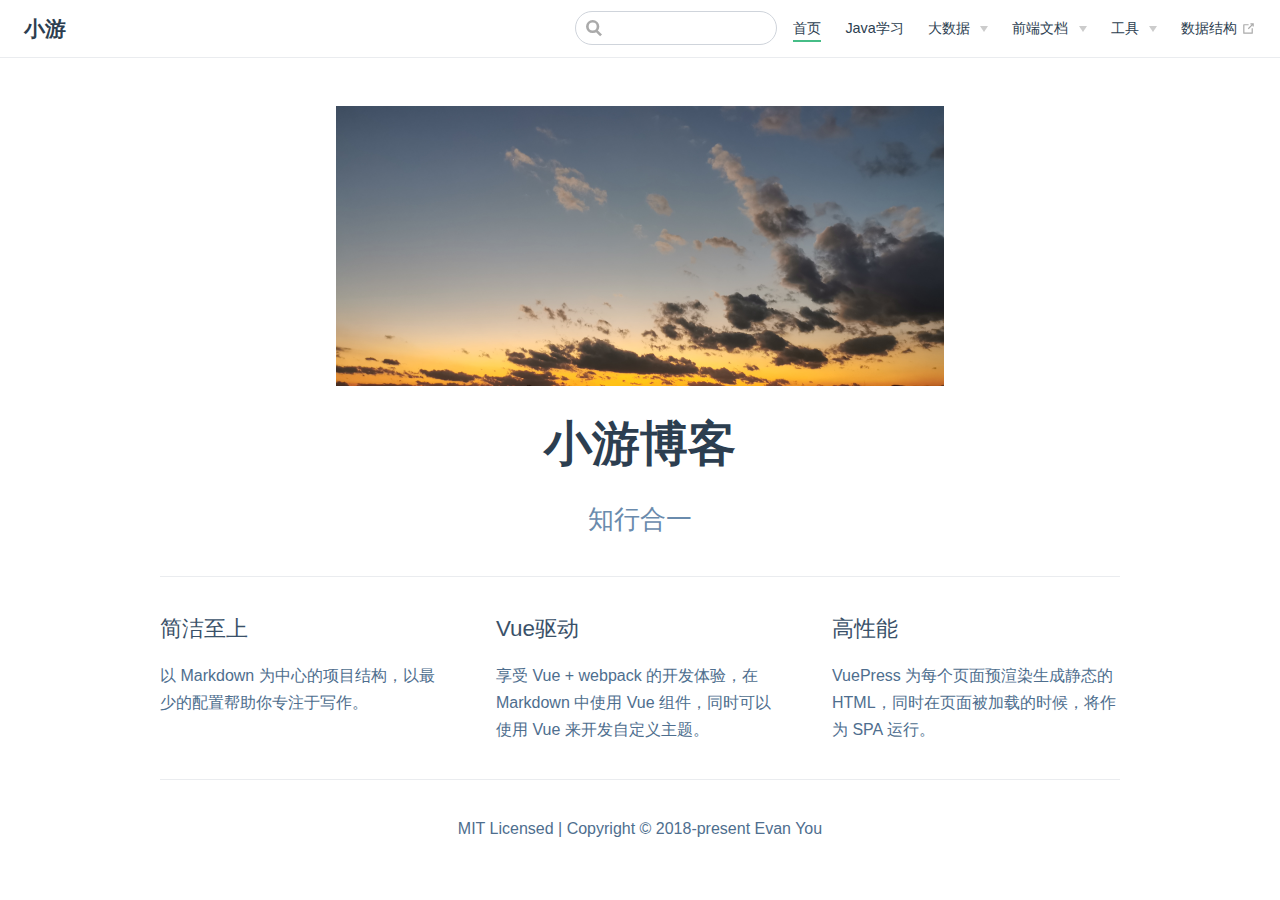
<file: index.html>
<!DOCTYPE html>
<html lang="en-US">
  <head>
    <meta charset="utf-8">
    <meta name="viewport" content="width=device-width,initial-scale=1">
    <title>小游</title>
    <meta name="description" content="知行合一">
    <link rel="icon" href="/images/icon.jpg">
    
    <link rel="preload" href="/assets/css/0.styles.c83850d0.css" as="style"><link rel="preload" href="/assets/js/app.7c67b51e.js" as="script"><link rel="preload" href="/assets/js/2.78e4f179.js" as="script"><link rel="preload" href="/assets/js/5.f6f4fb9e.js" as="script"><link rel="prefetch" href="/assets/js/10.8433aeef.js"><link rel="prefetch" href="/assets/js/11.0d409bc0.js"><link rel="prefetch" href="/assets/js/12.e0cc5658.js"><link rel="prefetch" href="/assets/js/13.655aa992.js"><link rel="prefetch" href="/assets/js/14.d3934138.js"><link rel="prefetch" href="/assets/js/15.d71e6e19.js"><link rel="prefetch" href="/assets/js/3.f16911be.js"><link rel="prefetch" href="/assets/js/4.e18b92b3.js"><link rel="prefetch" href="/assets/js/6.dd588eb3.js"><link rel="prefetch" href="/assets/js/7.f5739208.js"><link rel="prefetch" href="/assets/js/8.803d41f2.js"><link rel="prefetch" href="/assets/js/9.53fd4d36.js">
    <link rel="stylesheet" href="/assets/css/0.styles.c83850d0.css">
  </head>
  <body>
    <div id="app" data-server-rendered="true"><div class="theme-container no-sidebar"><header class="navbar"><div class="sidebar-button"><svg xmlns="http://www.w3.org/2000/svg" aria-hidden="true" role="img" viewBox="0 0 448 512" class="icon"><path fill="currentColor" d="M436 124H12c-6.627 0-12-5.373-12-12V80c0-6.627 5.373-12 12-12h424c6.627 0 12 5.373 12 12v32c0 6.627-5.373 12-12 12zm0 160H12c-6.627 0-12-5.373-12-12v-32c0-6.627 5.373-12 12-12h424c6.627 0 12 5.373 12 12v32c0 6.627-5.373 12-12 12zm0 160H12c-6.627 0-12-5.373-12-12v-32c0-6.627 5.373-12 12-12h424c6.627 0 12 5.373 12 12v32c0 6.627-5.373 12-12 12z"></path></svg></div> <a href="/" class="home-link router-link-exact-active router-link-active"><!----> <span class="site-name">小游</span></a> <div class="links"><div class="search-box"><input aria-label="Search" autocomplete="off" spellcheck="false" value=""> <!----></div> <nav class="nav-links can-hide"><div class="nav-item"><a href="/" class="nav-link router-link-exact-active router-link-active">首页</a></div><div class="nav-item"><a href="/java/" class="nav-link">Java学习</a></div><div class="nav-item"><div class="dropdown-wrapper"><button type="button" aria-label="大数据" class="dropdown-title"><span class="title">大数据</span> <span class="arrow right"></span></button> <ul class="nav-dropdown" style="display:none;"><li class="dropdown-item"><!----> <a href="/bigdata/hadoop/" class="nav-link">hadoop</a></li></ul></div></div><div class="nav-item"><div class="dropdown-wrapper"><button type="button" aria-label="前端文档" class="dropdown-title"><span class="title">前端文档</span> <span class="arrow right"></span></button> <ul class="nav-dropdown" style="display:none;"><li class="dropdown-item"><!----> <a href="/.html" class="nav-link">Vue</a></li><li class="dropdown-item"><!----> <a href="/.html" class="nav-link">Vuex</a></li><li class="dropdown-item"><!----> <a href="/.html" class="nav-link">Axios</a></li><li class="dropdown-item"><!----> <a href="/.html" class="nav-link">JQuery</a></li></ul></div></div><div class="nav-item"><div class="dropdown-wrapper"><button type="button" aria-label="工具" class="dropdown-title"><span class="title">工具</span> <span class="arrow right"></span></button> <ul class="nav-dropdown" style="display:none;"><li class="dropdown-item"><!----> <a href="/tools/git/" class="nav-link">Git</a></li><li class="dropdown-item"><!----> <a href="/tools/svn/" class="nav-link">SVN</a></li></ul></div></div><div class="nav-item"><a href="http://leetcode.com/" target="_blank" rel="noopener noreferrer" class="nav-link external">
  数据结构
  <svg xmlns="http://www.w3.org/2000/svg" aria-hidden="true" x="0px" y="0px" viewBox="0 0 100 100" width="15" height="15" class="icon outbound"><path fill="currentColor" d="M18.8,85.1h56l0,0c2.2,0,4-1.8,4-4v-32h-8v28h-48v-48h28v-8h-32l0,0c-2.2,0-4,1.8-4,4v56C14.8,83.3,16.6,85.1,18.8,85.1z"></path> <polygon fill="currentColor" points="45.7,48.7 51.3,54.3 77.2,28.5 77.2,37.2 85.2,37.2 85.2,14.9 62.8,14.9 62.8,22.9 71.5,22.9"></polygon></svg></a></div> <!----></nav></div></header> <div class="sidebar-mask"></div> <aside class="sidebar"><nav class="nav-links"><div class="nav-item"><a href="/" class="nav-link router-link-exact-active router-link-active">首页</a></div><div class="nav-item"><a href="/java/" class="nav-link">Java学习</a></div><div class="nav-item"><div class="dropdown-wrapper"><button type="button" aria-label="大数据" class="dropdown-title"><span class="title">大数据</span> <span class="arrow right"></span></button> <ul class="nav-dropdown" style="display:none;"><li class="dropdown-item"><!----> <a href="/bigdata/hadoop/" class="nav-link">hadoop</a></li></ul></div></div><div class="nav-item"><div class="dropdown-wrapper"><button type="button" aria-label="前端文档" class="dropdown-title"><span class="title">前端文档</span> <span class="arrow right"></span></button> <ul class="nav-dropdown" style="display:none;"><li class="dropdown-item"><!----> <a href="/.html" class="nav-link">Vue</a></li><li class="dropdown-item"><!----> <a href="/.html" class="nav-link">Vuex</a></li><li class="dropdown-item"><!----> <a href="/.html" class="nav-link">Axios</a></li><li class="dropdown-item"><!----> <a href="/.html" class="nav-link">JQuery</a></li></ul></div></div><div class="nav-item"><div class="dropdown-wrapper"><button type="button" aria-label="工具" class="dropdown-title"><span class="title">工具</span> <span class="arrow right"></span></button> <ul class="nav-dropdown" style="display:none;"><li class="dropdown-item"><!----> <a href="/tools/git/" class="nav-link">Git</a></li><li class="dropdown-item"><!----> <a href="/tools/svn/" class="nav-link">SVN</a></li></ul></div></div><div class="nav-item"><a href="http://leetcode.com/" target="_blank" rel="noopener noreferrer" class="nav-link external">
  数据结构
  <svg xmlns="http://www.w3.org/2000/svg" aria-hidden="true" x="0px" y="0px" viewBox="0 0 100 100" width="15" height="15" class="icon outbound"><path fill="currentColor" d="M18.8,85.1h56l0,0c2.2,0,4-1.8,4-4v-32h-8v28h-48v-48h28v-8h-32l0,0c-2.2,0-4,1.8-4,4v56C14.8,83.3,16.6,85.1,18.8,85.1z"></path> <polygon fill="currentColor" points="45.7,48.7 51.3,54.3 77.2,28.5 77.2,37.2 85.2,37.2 85.2,14.9 62.8,14.9 62.8,22.9 71.5,22.9"></polygon></svg></a></div> <!----></nav>  <!----> </aside> <main aria-labelledby="main-title" class="home"><header class="hero"><img src="/images/picture1.jpg" alt="hero"> <h1 id="main-title">小游博客</h1> <p class="description">
      知行合一
    </p> <!----></header> <div class="features"><div class="feature"><h2>简洁至上</h2> <p>以 Markdown 为中心的项目结构，以最少的配置帮助你专注于写作。</p></div><div class="feature"><h2>Vue驱动</h2> <p>享受 Vue + webpack 的开发体验，在 Markdown 中使用 Vue 组件，同时可以使用 Vue 来开发自定义主题。</p></div><div class="feature"><h2>高性能</h2> <p>VuePress 为每个页面预渲染生成静态的 HTML，同时在页面被加载的时候，将作为 SPA 运行。</p></div></div> <div class="theme-default-content custom content__default"></div> <div class="footer">
    MIT Licensed | Copyright © 2018-present Evan You
  </div></main></div><div class="global-ui"></div></div>
    <script src="/assets/js/app.7c67b51e.js" defer></script><script src="/assets/js/2.78e4f179.js" defer></script><script src="/assets/js/5.f6f4fb9e.js" defer></script>
  </body>
</html>
</file>
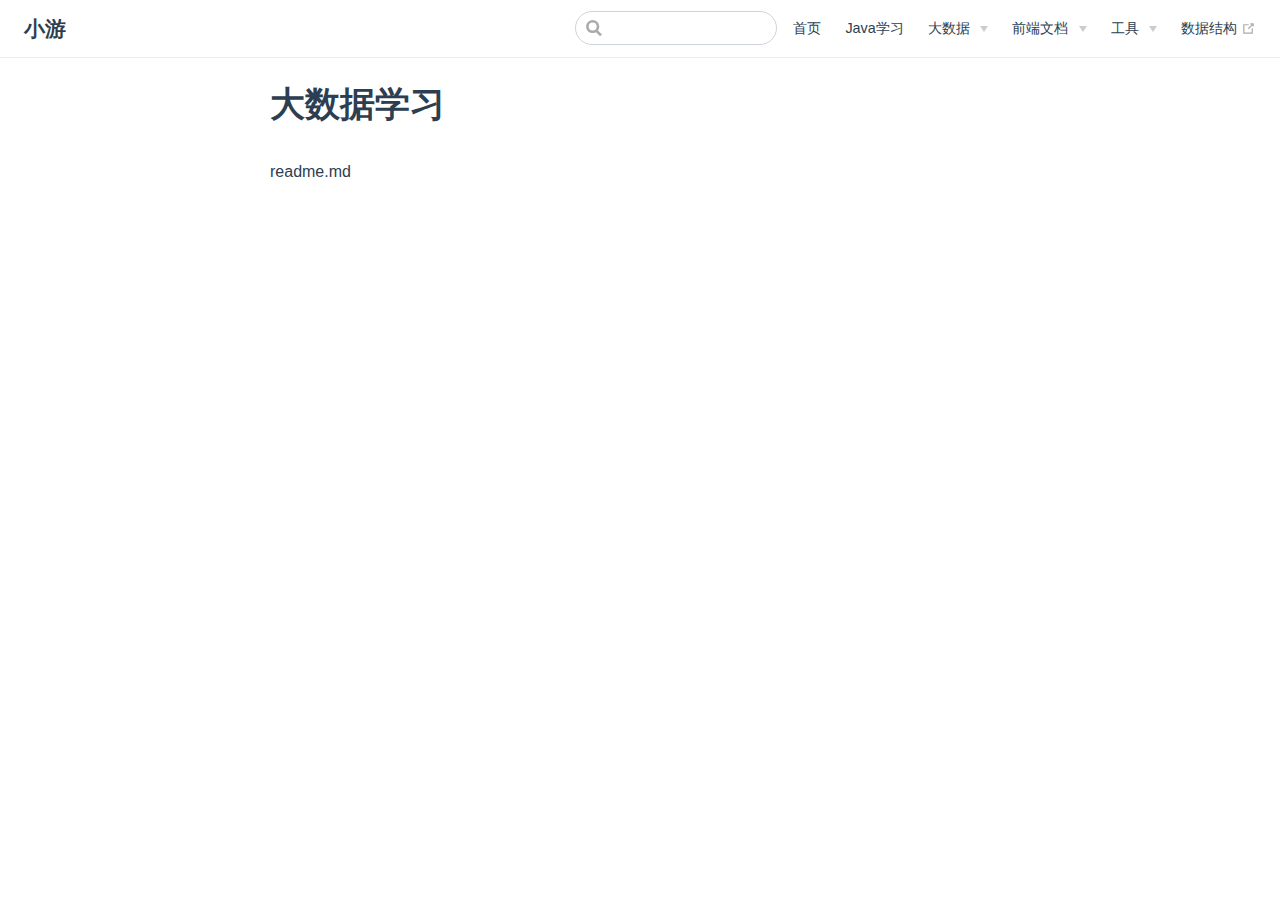
<file: bigdata/index.html>
<!DOCTYPE html>
<html lang="en-US">
  <head>
    <meta charset="utf-8">
    <meta name="viewport" content="width=device-width,initial-scale=1">
    <title>大数据学习 | 小游</title>
    <meta name="description" content="知行合一">
    <link rel="icon" href="/images/icon.jpg">
    
    <link rel="preload" href="/assets/css/0.styles.c83850d0.css" as="style"><link rel="preload" href="/assets/js/app.7c67b51e.js" as="script"><link rel="preload" href="/assets/js/2.78e4f179.js" as="script"><link rel="preload" href="/assets/js/10.8433aeef.js" as="script"><link rel="prefetch" href="/assets/js/11.0d409bc0.js"><link rel="prefetch" href="/assets/js/12.e0cc5658.js"><link rel="prefetch" href="/assets/js/13.655aa992.js"><link rel="prefetch" href="/assets/js/14.d3934138.js"><link rel="prefetch" href="/assets/js/15.d71e6e19.js"><link rel="prefetch" href="/assets/js/3.f16911be.js"><link rel="prefetch" href="/assets/js/4.e18b92b3.js"><link rel="prefetch" href="/assets/js/5.f6f4fb9e.js"><link rel="prefetch" href="/assets/js/6.dd588eb3.js"><link rel="prefetch" href="/assets/js/7.f5739208.js"><link rel="prefetch" href="/assets/js/8.803d41f2.js"><link rel="prefetch" href="/assets/js/9.53fd4d36.js">
    <link rel="stylesheet" href="/assets/css/0.styles.c83850d0.css">
  </head>
  <body>
    <div id="app" data-server-rendered="true"><div class="theme-container no-sidebar"><header class="navbar"><div class="sidebar-button"><svg xmlns="http://www.w3.org/2000/svg" aria-hidden="true" role="img" viewBox="0 0 448 512" class="icon"><path fill="currentColor" d="M436 124H12c-6.627 0-12-5.373-12-12V80c0-6.627 5.373-12 12-12h424c6.627 0 12 5.373 12 12v32c0 6.627-5.373 12-12 12zm0 160H12c-6.627 0-12-5.373-12-12v-32c0-6.627 5.373-12 12-12h424c6.627 0 12 5.373 12 12v32c0 6.627-5.373 12-12 12zm0 160H12c-6.627 0-12-5.373-12-12v-32c0-6.627 5.373-12 12-12h424c6.627 0 12 5.373 12 12v32c0 6.627-5.373 12-12 12z"></path></svg></div> <a href="/" class="home-link router-link-active"><!----> <span class="site-name">小游</span></a> <div class="links"><div class="search-box"><input aria-label="Search" autocomplete="off" spellcheck="false" value=""> <!----></div> <nav class="nav-links can-hide"><div class="nav-item"><a href="/" class="nav-link">首页</a></div><div class="nav-item"><a href="/java/" class="nav-link">Java学习</a></div><div class="nav-item"><div class="dropdown-wrapper"><button type="button" aria-label="大数据" class="dropdown-title"><span class="title">大数据</span> <span class="arrow right"></span></button> <ul class="nav-dropdown" style="display:none;"><li class="dropdown-item"><!----> <a href="/bigdata/hadoop/" class="nav-link">hadoop</a></li></ul></div></div><div class="nav-item"><div class="dropdown-wrapper"><button type="button" aria-label="前端文档" class="dropdown-title"><span class="title">前端文档</span> <span class="arrow right"></span></button> <ul class="nav-dropdown" style="display:none;"><li class="dropdown-item"><!----> <a href="/bigdata/.html" class="nav-link">Vue</a></li><li class="dropdown-item"><!----> <a href="/bigdata/.html" class="nav-link">Vuex</a></li><li class="dropdown-item"><!----> <a href="/bigdata/.html" class="nav-link">Axios</a></li><li class="dropdown-item"><!----> <a href="/bigdata/.html" class="nav-link">JQuery</a></li></ul></div></div><div class="nav-item"><div class="dropdown-wrapper"><button type="button" aria-label="工具" class="dropdown-title"><span class="title">工具</span> <span class="arrow right"></span></button> <ul class="nav-dropdown" style="display:none;"><li class="dropdown-item"><!----> <a href="/bigdata/tools/git/" class="nav-link">Git</a></li><li class="dropdown-item"><!----> <a href="/bigdata/tools/svn/" class="nav-link">SVN</a></li></ul></div></div><div class="nav-item"><a href="http://leetcode.com/" target="_blank" rel="noopener noreferrer" class="nav-link external">
  数据结构
  <svg xmlns="http://www.w3.org/2000/svg" aria-hidden="true" x="0px" y="0px" viewBox="0 0 100 100" width="15" height="15" class="icon outbound"><path fill="currentColor" d="M18.8,85.1h56l0,0c2.2,0,4-1.8,4-4v-32h-8v28h-48v-48h28v-8h-32l0,0c-2.2,0-4,1.8-4,4v56C14.8,83.3,16.6,85.1,18.8,85.1z"></path> <polygon fill="currentColor" points="45.7,48.7 51.3,54.3 77.2,28.5 77.2,37.2 85.2,37.2 85.2,14.9 62.8,14.9 62.8,22.9 71.5,22.9"></polygon></svg></a></div> <!----></nav></div></header> <div class="sidebar-mask"></div> <aside class="sidebar"><nav class="nav-links"><div class="nav-item"><a href="/" class="nav-link">首页</a></div><div class="nav-item"><a href="/java/" class="nav-link">Java学习</a></div><div class="nav-item"><div class="dropdown-wrapper"><button type="button" aria-label="大数据" class="dropdown-title"><span class="title">大数据</span> <span class="arrow right"></span></button> <ul class="nav-dropdown" style="display:none;"><li class="dropdown-item"><!----> <a href="/bigdata/hadoop/" class="nav-link">hadoop</a></li></ul></div></div><div class="nav-item"><div class="dropdown-wrapper"><button type="button" aria-label="前端文档" class="dropdown-title"><span class="title">前端文档</span> <span class="arrow right"></span></button> <ul class="nav-dropdown" style="display:none;"><li class="dropdown-item"><!----> <a href="/bigdata/.html" class="nav-link">Vue</a></li><li class="dropdown-item"><!----> <a href="/bigdata/.html" class="nav-link">Vuex</a></li><li class="dropdown-item"><!----> <a href="/bigdata/.html" class="nav-link">Axios</a></li><li class="dropdown-item"><!----> <a href="/bigdata/.html" class="nav-link">JQuery</a></li></ul></div></div><div class="nav-item"><div class="dropdown-wrapper"><button type="button" aria-label="工具" class="dropdown-title"><span class="title">工具</span> <span class="arrow right"></span></button> <ul class="nav-dropdown" style="display:none;"><li class="dropdown-item"><!----> <a href="/bigdata/tools/git/" class="nav-link">Git</a></li><li class="dropdown-item"><!----> <a href="/bigdata/tools/svn/" class="nav-link">SVN</a></li></ul></div></div><div class="nav-item"><a href="http://leetcode.com/" target="_blank" rel="noopener noreferrer" class="nav-link external">
  数据结构
  <svg xmlns="http://www.w3.org/2000/svg" aria-hidden="true" x="0px" y="0px" viewBox="0 0 100 100" width="15" height="15" class="icon outbound"><path fill="currentColor" d="M18.8,85.1h56l0,0c2.2,0,4-1.8,4-4v-32h-8v28h-48v-48h28v-8h-32l0,0c-2.2,0-4,1.8-4,4v56C14.8,83.3,16.6,85.1,18.8,85.1z"></path> <polygon fill="currentColor" points="45.7,48.7 51.3,54.3 77.2,28.5 77.2,37.2 85.2,37.2 85.2,14.9 62.8,14.9 62.8,22.9 71.5,22.9"></polygon></svg></a></div> <!----></nav>  <!----> </aside> <main class="page"> <div class="theme-default-content content__default"><h1 id="大数据学习"><a href="#大数据学习" class="header-anchor">#</a> 大数据学习</h1> <p>readme.md</p></div> <footer class="page-edit"><!----> <!----></footer> <!----> </main></div><div class="global-ui"></div></div>
    <script src="/assets/js/app.7c67b51e.js" defer></script><script src="/assets/js/2.78e4f179.js" defer></script><script src="/assets/js/10.8433aeef.js" defer></script>
  </body>
</html>
</file>
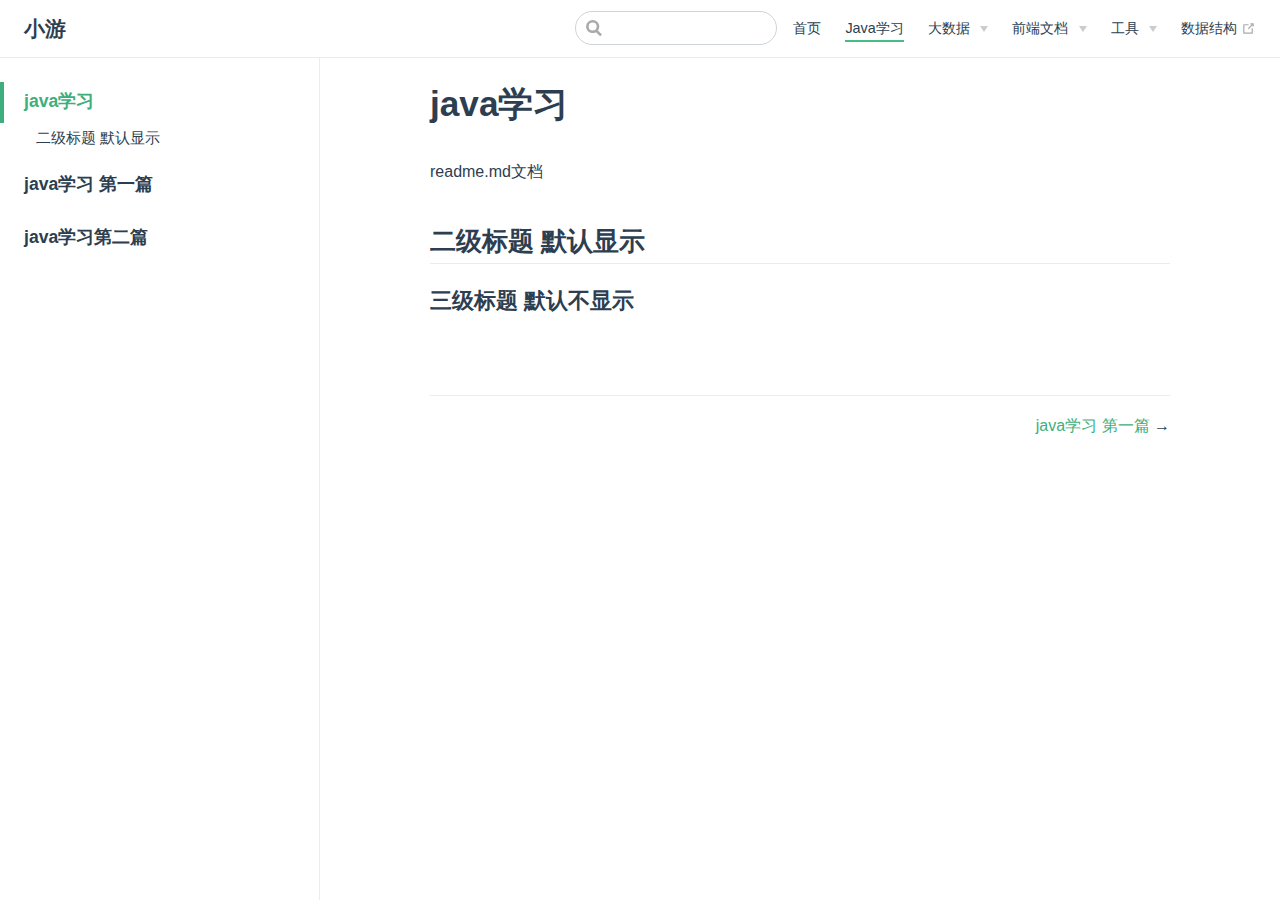
<file: java/index.html>
<!DOCTYPE html>
<html lang="en-US">
  <head>
    <meta charset="utf-8">
    <meta name="viewport" content="width=device-width,initial-scale=1">
    <title>java学习 | 小游</title>
    <meta name="description" content="知行合一">
    <link rel="icon" href="/images/icon.jpg">
    
    <link rel="preload" href="/assets/css/0.styles.c83850d0.css" as="style"><link rel="preload" href="/assets/js/app.7c67b51e.js" as="script"><link rel="preload" href="/assets/js/2.78e4f179.js" as="script"><link rel="preload" href="/assets/js/12.e0cc5658.js" as="script"><link rel="prefetch" href="/assets/js/10.8433aeef.js"><link rel="prefetch" href="/assets/js/11.0d409bc0.js"><link rel="prefetch" href="/assets/js/13.655aa992.js"><link rel="prefetch" href="/assets/js/14.d3934138.js"><link rel="prefetch" href="/assets/js/15.d71e6e19.js"><link rel="prefetch" href="/assets/js/3.f16911be.js"><link rel="prefetch" href="/assets/js/4.e18b92b3.js"><link rel="prefetch" href="/assets/js/5.f6f4fb9e.js"><link rel="prefetch" href="/assets/js/6.dd588eb3.js"><link rel="prefetch" href="/assets/js/7.f5739208.js"><link rel="prefetch" href="/assets/js/8.803d41f2.js"><link rel="prefetch" href="/assets/js/9.53fd4d36.js">
    <link rel="stylesheet" href="/assets/css/0.styles.c83850d0.css">
  </head>
  <body>
    <div id="app" data-server-rendered="true"><div class="theme-container"><header class="navbar"><div class="sidebar-button"><svg xmlns="http://www.w3.org/2000/svg" aria-hidden="true" role="img" viewBox="0 0 448 512" class="icon"><path fill="currentColor" d="M436 124H12c-6.627 0-12-5.373-12-12V80c0-6.627 5.373-12 12-12h424c6.627 0 12 5.373 12 12v32c0 6.627-5.373 12-12 12zm0 160H12c-6.627 0-12-5.373-12-12v-32c0-6.627 5.373-12 12-12h424c6.627 0 12 5.373 12 12v32c0 6.627-5.373 12-12 12zm0 160H12c-6.627 0-12-5.373-12-12v-32c0-6.627 5.373-12 12-12h424c6.627 0 12 5.373 12 12v32c0 6.627-5.373 12-12 12z"></path></svg></div> <a href="/" class="home-link router-link-active"><!----> <span class="site-name">小游</span></a> <div class="links"><div class="search-box"><input aria-label="Search" autocomplete="off" spellcheck="false" value=""> <!----></div> <nav class="nav-links can-hide"><div class="nav-item"><a href="/" class="nav-link">首页</a></div><div class="nav-item"><a href="/java/" class="nav-link router-link-exact-active router-link-active">Java学习</a></div><div class="nav-item"><div class="dropdown-wrapper"><button type="button" aria-label="大数据" class="dropdown-title"><span class="title">大数据</span> <span class="arrow right"></span></button> <ul class="nav-dropdown" style="display:none;"><li class="dropdown-item"><!----> <a href="/bigdata/hadoop/" class="nav-link">hadoop</a></li></ul></div></div><div class="nav-item"><div class="dropdown-wrapper"><button type="button" aria-label="前端文档" class="dropdown-title"><span class="title">前端文档</span> <span class="arrow right"></span></button> <ul class="nav-dropdown" style="display:none;"><li class="dropdown-item"><!----> <a href="/java/.html" class="nav-link">Vue</a></li><li class="dropdown-item"><!----> <a href="/java/.html" class="nav-link">Vuex</a></li><li class="dropdown-item"><!----> <a href="/java/.html" class="nav-link">Axios</a></li><li class="dropdown-item"><!----> <a href="/java/.html" class="nav-link">JQuery</a></li></ul></div></div><div class="nav-item"><div class="dropdown-wrapper"><button type="button" aria-label="工具" class="dropdown-title"><span class="title">工具</span> <span class="arrow right"></span></button> <ul class="nav-dropdown" style="display:none;"><li class="dropdown-item"><!----> <a href="/java/tools/git/" class="nav-link">Git</a></li><li class="dropdown-item"><!----> <a href="/java/tools/svn/" class="nav-link">SVN</a></li></ul></div></div><div class="nav-item"><a href="http://leetcode.com/" target="_blank" rel="noopener noreferrer" class="nav-link external">
  数据结构
  <svg xmlns="http://www.w3.org/2000/svg" aria-hidden="true" x="0px" y="0px" viewBox="0 0 100 100" width="15" height="15" class="icon outbound"><path fill="currentColor" d="M18.8,85.1h56l0,0c2.2,0,4-1.8,4-4v-32h-8v28h-48v-48h28v-8h-32l0,0c-2.2,0-4,1.8-4,4v56C14.8,83.3,16.6,85.1,18.8,85.1z"></path> <polygon fill="currentColor" points="45.7,48.7 51.3,54.3 77.2,28.5 77.2,37.2 85.2,37.2 85.2,14.9 62.8,14.9 62.8,22.9 71.5,22.9"></polygon></svg></a></div> <!----></nav></div></header> <div class="sidebar-mask"></div> <aside class="sidebar"><nav class="nav-links"><div class="nav-item"><a href="/" class="nav-link">首页</a></div><div class="nav-item"><a href="/java/" class="nav-link router-link-exact-active router-link-active">Java学习</a></div><div class="nav-item"><div class="dropdown-wrapper"><button type="button" aria-label="大数据" class="dropdown-title"><span class="title">大数据</span> <span class="arrow right"></span></button> <ul class="nav-dropdown" style="display:none;"><li class="dropdown-item"><!----> <a href="/bigdata/hadoop/" class="nav-link">hadoop</a></li></ul></div></div><div class="nav-item"><div class="dropdown-wrapper"><button type="button" aria-label="前端文档" class="dropdown-title"><span class="title">前端文档</span> <span class="arrow right"></span></button> <ul class="nav-dropdown" style="display:none;"><li class="dropdown-item"><!----> <a href="/java/.html" class="nav-link">Vue</a></li><li class="dropdown-item"><!----> <a href="/java/.html" class="nav-link">Vuex</a></li><li class="dropdown-item"><!----> <a href="/java/.html" class="nav-link">Axios</a></li><li class="dropdown-item"><!----> <a href="/java/.html" class="nav-link">JQuery</a></li></ul></div></div><div class="nav-item"><div class="dropdown-wrapper"><button type="button" aria-label="工具" class="dropdown-title"><span class="title">工具</span> <span class="arrow right"></span></button> <ul class="nav-dropdown" style="display:none;"><li class="dropdown-item"><!----> <a href="/java/tools/git/" class="nav-link">Git</a></li><li class="dropdown-item"><!----> <a href="/java/tools/svn/" class="nav-link">SVN</a></li></ul></div></div><div class="nav-item"><a href="http://leetcode.com/" target="_blank" rel="noopener noreferrer" class="nav-link external">
  数据结构
  <svg xmlns="http://www.w3.org/2000/svg" aria-hidden="true" x="0px" y="0px" viewBox="0 0 100 100" width="15" height="15" class="icon outbound"><path fill="currentColor" d="M18.8,85.1h56l0,0c2.2,0,4-1.8,4-4v-32h-8v28h-48v-48h28v-8h-32l0,0c-2.2,0-4,1.8-4,4v56C14.8,83.3,16.6,85.1,18.8,85.1z"></path> <polygon fill="currentColor" points="45.7,48.7 51.3,54.3 77.2,28.5 77.2,37.2 85.2,37.2 85.2,14.9 62.8,14.9 62.8,22.9 71.5,22.9"></polygon></svg></a></div> <!----></nav>  <ul class="sidebar-links"><li><a href="/java/" class="active sidebar-link">java学习</a><ul class="sidebar-sub-headers"><li class="sidebar-sub-header"><a href="/java/#二级标题-默认显示" class="sidebar-link">二级标题 默认显示</a></li></ul></li><li><a href="/java/one.html" class="sidebar-link">java学习 第一篇</a></li><li><a href="/java/two.html" class="sidebar-link">java学习第二篇</a></li></ul> </aside> <main class="page"> <div class="theme-default-content content__default"><h1 id="java学习"><a href="#java学习" class="header-anchor">#</a> java学习</h1> <p>readme.md文档</p> <h2 id="二级标题-默认显示"><a href="#二级标题-默认显示" class="header-anchor">#</a> 二级标题 默认显示</h2> <h3 id="三级标题-默认不显示"><a href="#三级标题-默认不显示" class="header-anchor">#</a> 三级标题 默认不显示</h3></div> <footer class="page-edit"><!----> <!----></footer> <div class="page-nav"><p class="inner"><!----> <span class="next"><a href="/java/one.html">java学习 第一篇</a>
      →
    </span></p></div> </main></div><div class="global-ui"></div></div>
    <script src="/assets/js/app.7c67b51e.js" defer></script><script src="/assets/js/2.78e4f179.js" defer></script><script src="/assets/js/12.e0cc5658.js" defer></script>
  </body>
</html>
</file>
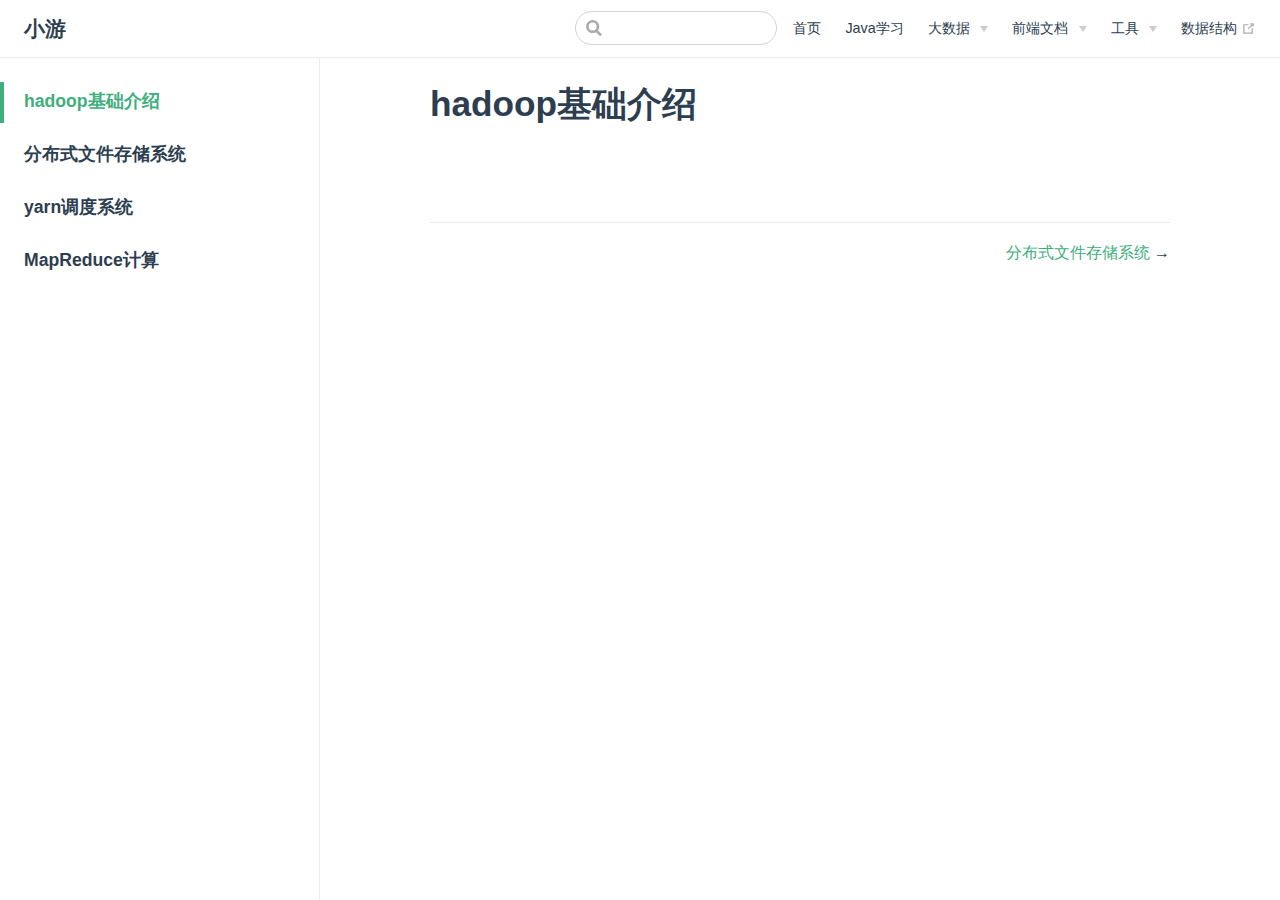
<file: bigdata/hadoop/index.html>
<!DOCTYPE html>
<html lang="en-US">
  <head>
    <meta charset="utf-8">
    <meta name="viewport" content="width=device-width,initial-scale=1">
    <title>hadoop基础介绍 | 小游</title>
    <meta name="description" content="知行合一">
    <link rel="icon" href="/images/icon.jpg">
    
    <link rel="preload" href="/assets/css/0.styles.c83850d0.css" as="style"><link rel="preload" href="/assets/js/app.7c67b51e.js" as="script"><link rel="preload" href="/assets/js/2.78e4f179.js" as="script"><link rel="preload" href="/assets/js/8.803d41f2.js" as="script"><link rel="prefetch" href="/assets/js/10.8433aeef.js"><link rel="prefetch" href="/assets/js/11.0d409bc0.js"><link rel="prefetch" href="/assets/js/12.e0cc5658.js"><link rel="prefetch" href="/assets/js/13.655aa992.js"><link rel="prefetch" href="/assets/js/14.d3934138.js"><link rel="prefetch" href="/assets/js/15.d71e6e19.js"><link rel="prefetch" href="/assets/js/3.f16911be.js"><link rel="prefetch" href="/assets/js/4.e18b92b3.js"><link rel="prefetch" href="/assets/js/5.f6f4fb9e.js"><link rel="prefetch" href="/assets/js/6.dd588eb3.js"><link rel="prefetch" href="/assets/js/7.f5739208.js"><link rel="prefetch" href="/assets/js/9.53fd4d36.js">
    <link rel="stylesheet" href="/assets/css/0.styles.c83850d0.css">
  </head>
  <body>
    <div id="app" data-server-rendered="true"><div class="theme-container"><header class="navbar"><div class="sidebar-button"><svg xmlns="http://www.w3.org/2000/svg" aria-hidden="true" role="img" viewBox="0 0 448 512" class="icon"><path fill="currentColor" d="M436 124H12c-6.627 0-12-5.373-12-12V80c0-6.627 5.373-12 12-12h424c6.627 0 12 5.373 12 12v32c0 6.627-5.373 12-12 12zm0 160H12c-6.627 0-12-5.373-12-12v-32c0-6.627 5.373-12 12-12h424c6.627 0 12 5.373 12 12v32c0 6.627-5.373 12-12 12zm0 160H12c-6.627 0-12-5.373-12-12v-32c0-6.627 5.373-12 12-12h424c6.627 0 12 5.373 12 12v32c0 6.627-5.373 12-12 12z"></path></svg></div> <a href="/" class="home-link router-link-active"><!----> <span class="site-name">小游</span></a> <div class="links"><div class="search-box"><input aria-label="Search" autocomplete="off" spellcheck="false" value=""> <!----></div> <nav class="nav-links can-hide"><div class="nav-item"><a href="/" class="nav-link">首页</a></div><div class="nav-item"><a href="/java/" class="nav-link">Java学习</a></div><div class="nav-item"><div class="dropdown-wrapper"><button type="button" aria-label="大数据" class="dropdown-title"><span class="title">大数据</span> <span class="arrow right"></span></button> <ul class="nav-dropdown" style="display:none;"><li class="dropdown-item"><!----> <a href="/bigdata/hadoop/" class="nav-link router-link-exact-active router-link-active">hadoop</a></li></ul></div></div><div class="nav-item"><div class="dropdown-wrapper"><button type="button" aria-label="前端文档" class="dropdown-title"><span class="title">前端文档</span> <span class="arrow right"></span></button> <ul class="nav-dropdown" style="display:none;"><li class="dropdown-item"><!----> <a href="/bigdata/hadoop/.html" class="nav-link">Vue</a></li><li class="dropdown-item"><!----> <a href="/bigdata/hadoop/.html" class="nav-link">Vuex</a></li><li class="dropdown-item"><!----> <a href="/bigdata/hadoop/.html" class="nav-link">Axios</a></li><li class="dropdown-item"><!----> <a href="/bigdata/hadoop/.html" class="nav-link">JQuery</a></li></ul></div></div><div class="nav-item"><div class="dropdown-wrapper"><button type="button" aria-label="工具" class="dropdown-title"><span class="title">工具</span> <span class="arrow right"></span></button> <ul class="nav-dropdown" style="display:none;"><li class="dropdown-item"><!----> <a href="/bigdata/hadoop/tools/git/" class="nav-link">Git</a></li><li class="dropdown-item"><!----> <a href="/bigdata/hadoop/tools/svn/" class="nav-link">SVN</a></li></ul></div></div><div class="nav-item"><a href="http://leetcode.com/" target="_blank" rel="noopener noreferrer" class="nav-link external">
  数据结构
  <svg xmlns="http://www.w3.org/2000/svg" aria-hidden="true" x="0px" y="0px" viewBox="0 0 100 100" width="15" height="15" class="icon outbound"><path fill="currentColor" d="M18.8,85.1h56l0,0c2.2,0,4-1.8,4-4v-32h-8v28h-48v-48h28v-8h-32l0,0c-2.2,0-4,1.8-4,4v56C14.8,83.3,16.6,85.1,18.8,85.1z"></path> <polygon fill="currentColor" points="45.7,48.7 51.3,54.3 77.2,28.5 77.2,37.2 85.2,37.2 85.2,14.9 62.8,14.9 62.8,22.9 71.5,22.9"></polygon></svg></a></div> <!----></nav></div></header> <div class="sidebar-mask"></div> <aside class="sidebar"><nav class="nav-links"><div class="nav-item"><a href="/" class="nav-link">首页</a></div><div class="nav-item"><a href="/java/" class="nav-link">Java学习</a></div><div class="nav-item"><div class="dropdown-wrapper"><button type="button" aria-label="大数据" class="dropdown-title"><span class="title">大数据</span> <span class="arrow right"></span></button> <ul class="nav-dropdown" style="display:none;"><li class="dropdown-item"><!----> <a href="/bigdata/hadoop/" class="nav-link router-link-exact-active router-link-active">hadoop</a></li></ul></div></div><div class="nav-item"><div class="dropdown-wrapper"><button type="button" aria-label="前端文档" class="dropdown-title"><span class="title">前端文档</span> <span class="arrow right"></span></button> <ul class="nav-dropdown" style="display:none;"><li class="dropdown-item"><!----> <a href="/bigdata/hadoop/.html" class="nav-link">Vue</a></li><li class="dropdown-item"><!----> <a href="/bigdata/hadoop/.html" class="nav-link">Vuex</a></li><li class="dropdown-item"><!----> <a href="/bigdata/hadoop/.html" class="nav-link">Axios</a></li><li class="dropdown-item"><!----> <a href="/bigdata/hadoop/.html" class="nav-link">JQuery</a></li></ul></div></div><div class="nav-item"><div class="dropdown-wrapper"><button type="button" aria-label="工具" class="dropdown-title"><span class="title">工具</span> <span class="arrow right"></span></button> <ul class="nav-dropdown" style="display:none;"><li class="dropdown-item"><!----> <a href="/bigdata/hadoop/tools/git/" class="nav-link">Git</a></li><li class="dropdown-item"><!----> <a href="/bigdata/hadoop/tools/svn/" class="nav-link">SVN</a></li></ul></div></div><div class="nav-item"><a href="http://leetcode.com/" target="_blank" rel="noopener noreferrer" class="nav-link external">
  数据结构
  <svg xmlns="http://www.w3.org/2000/svg" aria-hidden="true" x="0px" y="0px" viewBox="0 0 100 100" width="15" height="15" class="icon outbound"><path fill="currentColor" d="M18.8,85.1h56l0,0c2.2,0,4-1.8,4-4v-32h-8v28h-48v-48h28v-8h-32l0,0c-2.2,0-4,1.8-4,4v56C14.8,83.3,16.6,85.1,18.8,85.1z"></path> <polygon fill="currentColor" points="45.7,48.7 51.3,54.3 77.2,28.5 77.2,37.2 85.2,37.2 85.2,14.9 62.8,14.9 62.8,22.9 71.5,22.9"></polygon></svg></a></div> <!----></nav>  <ul class="sidebar-links"><li><a href="/bigdata/hadoop/" class="active sidebar-link">hadoop基础介绍</a></li><li><a href="/bigdata/hadoop/hdfs.html" class="sidebar-link">分布式文件存储系统</a></li><li><a href="/bigdata/hadoop/yarn.html" class="sidebar-link">yarn调度系统</a></li><li><a href="/bigdata/hadoop/mapreduce.html" class="sidebar-link">MapReduce计算</a></li></ul> </aside> <main class="page"> <div class="theme-default-content content__default"><h1 id="hadoop基础介绍"><a href="#hadoop基础介绍" class="header-anchor">#</a> hadoop基础介绍</h1></div> <footer class="page-edit"><!----> <!----></footer> <div class="page-nav"><p class="inner"><!----> <span class="next"><a href="/bigdata/hadoop/hdfs.html">分布式文件存储系统</a>
      →
    </span></p></div> </main></div><div class="global-ui"></div></div>
    <script src="/assets/js/app.7c67b51e.js" defer></script><script src="/assets/js/2.78e4f179.js" defer></script><script src="/assets/js/8.803d41f2.js" defer></script>
  </body>
</html>
</file>
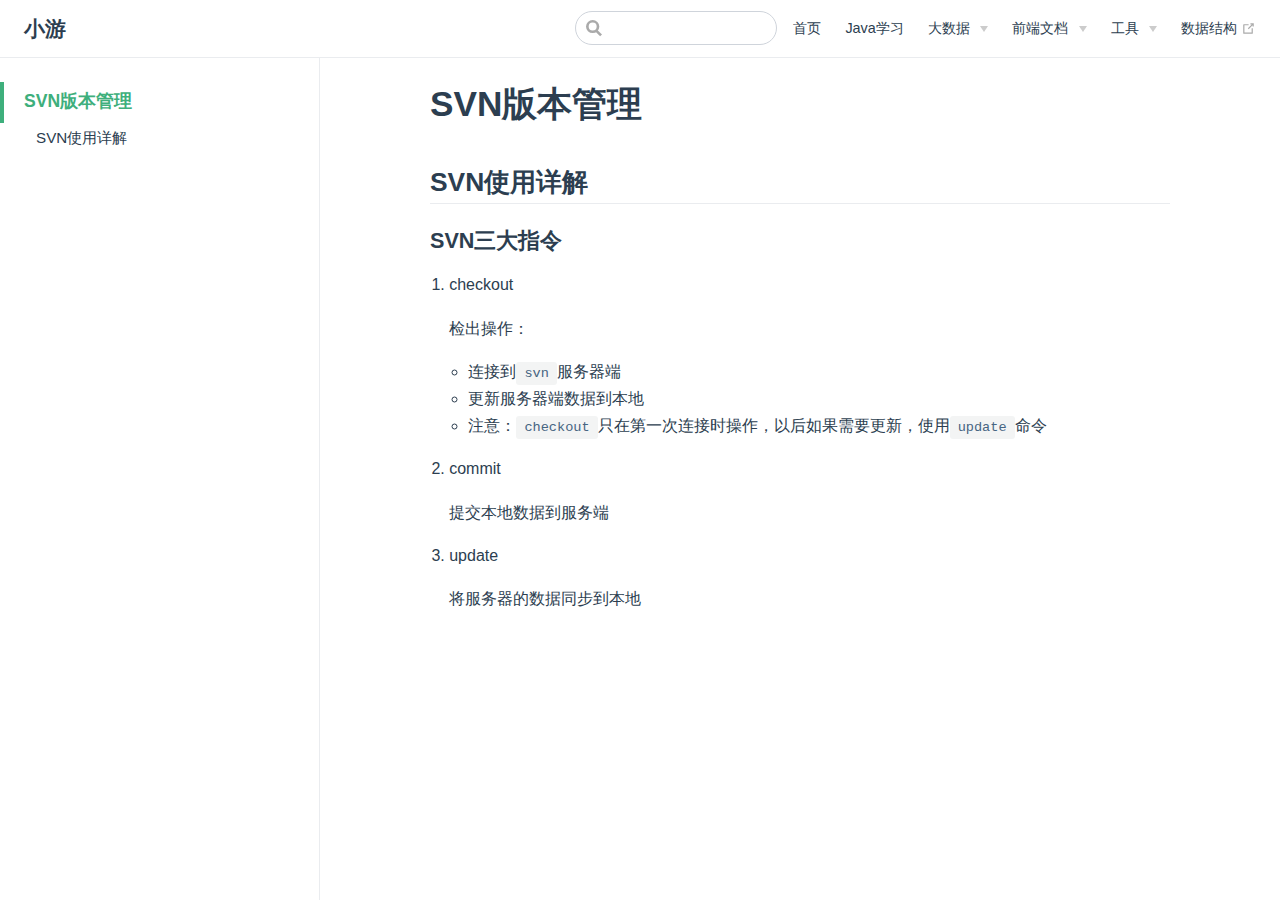
<file: tools/svn/index.html>
<!DOCTYPE html>
<html lang="en-US">
  <head>
    <meta charset="utf-8">
    <meta name="viewport" content="width=device-width,initial-scale=1">
    <title>SVN版本管理 | 小游</title>
    <meta name="description" content="知行合一">
    <link rel="icon" href="/images/icon.jpg">
    
    <link rel="preload" href="/assets/css/0.styles.c83850d0.css" as="style"><link rel="preload" href="/assets/js/app.7c67b51e.js" as="script"><link rel="preload" href="/assets/js/2.78e4f179.js" as="script"><link rel="preload" href="/assets/js/14.d3934138.js" as="script"><link rel="prefetch" href="/assets/js/10.8433aeef.js"><link rel="prefetch" href="/assets/js/11.0d409bc0.js"><link rel="prefetch" href="/assets/js/12.e0cc5658.js"><link rel="prefetch" href="/assets/js/13.655aa992.js"><link rel="prefetch" href="/assets/js/15.d71e6e19.js"><link rel="prefetch" href="/assets/js/3.f16911be.js"><link rel="prefetch" href="/assets/js/4.e18b92b3.js"><link rel="prefetch" href="/assets/js/5.f6f4fb9e.js"><link rel="prefetch" href="/assets/js/6.dd588eb3.js"><link rel="prefetch" href="/assets/js/7.f5739208.js"><link rel="prefetch" href="/assets/js/8.803d41f2.js"><link rel="prefetch" href="/assets/js/9.53fd4d36.js">
    <link rel="stylesheet" href="/assets/css/0.styles.c83850d0.css">
  </head>
  <body>
    <div id="app" data-server-rendered="true"><div class="theme-container"><header class="navbar"><div class="sidebar-button"><svg xmlns="http://www.w3.org/2000/svg" aria-hidden="true" role="img" viewBox="0 0 448 512" class="icon"><path fill="currentColor" d="M436 124H12c-6.627 0-12-5.373-12-12V80c0-6.627 5.373-12 12-12h424c6.627 0 12 5.373 12 12v32c0 6.627-5.373 12-12 12zm0 160H12c-6.627 0-12-5.373-12-12v-32c0-6.627 5.373-12 12-12h424c6.627 0 12 5.373 12 12v32c0 6.627-5.373 12-12 12zm0 160H12c-6.627 0-12-5.373-12-12v-32c0-6.627 5.373-12 12-12h424c6.627 0 12 5.373 12 12v32c0 6.627-5.373 12-12 12z"></path></svg></div> <a href="/" class="home-link router-link-active"><!----> <span class="site-name">小游</span></a> <div class="links"><div class="search-box"><input aria-label="Search" autocomplete="off" spellcheck="false" value=""> <!----></div> <nav class="nav-links can-hide"><div class="nav-item"><a href="/" class="nav-link">首页</a></div><div class="nav-item"><a href="/java/" class="nav-link">Java学习</a></div><div class="nav-item"><div class="dropdown-wrapper"><button type="button" aria-label="大数据" class="dropdown-title"><span class="title">大数据</span> <span class="arrow right"></span></button> <ul class="nav-dropdown" style="display:none;"><li class="dropdown-item"><!----> <a href="/bigdata/hadoop/" class="nav-link">hadoop</a></li></ul></div></div><div class="nav-item"><div class="dropdown-wrapper"><button type="button" aria-label="前端文档" class="dropdown-title"><span class="title">前端文档</span> <span class="arrow right"></span></button> <ul class="nav-dropdown" style="display:none;"><li class="dropdown-item"><!----> <a href="/tools/svn/.html" class="nav-link">Vue</a></li><li class="dropdown-item"><!----> <a href="/tools/svn/.html" class="nav-link">Vuex</a></li><li class="dropdown-item"><!----> <a href="/tools/svn/.html" class="nav-link">Axios</a></li><li class="dropdown-item"><!----> <a href="/tools/svn/.html" class="nav-link">JQuery</a></li></ul></div></div><div class="nav-item"><div class="dropdown-wrapper"><button type="button" aria-label="工具" class="dropdown-title"><span class="title">工具</span> <span class="arrow right"></span></button> <ul class="nav-dropdown" style="display:none;"><li class="dropdown-item"><!----> <a href="/tools/svn/tools/git/" class="nav-link">Git</a></li><li class="dropdown-item"><!----> <a href="/tools/svn/tools/svn/" class="nav-link">SVN</a></li></ul></div></div><div class="nav-item"><a href="http://leetcode.com/" target="_blank" rel="noopener noreferrer" class="nav-link external">
  数据结构
  <svg xmlns="http://www.w3.org/2000/svg" aria-hidden="true" x="0px" y="0px" viewBox="0 0 100 100" width="15" height="15" class="icon outbound"><path fill="currentColor" d="M18.8,85.1h56l0,0c2.2,0,4-1.8,4-4v-32h-8v28h-48v-48h28v-8h-32l0,0c-2.2,0-4,1.8-4,4v56C14.8,83.3,16.6,85.1,18.8,85.1z"></path> <polygon fill="currentColor" points="45.7,48.7 51.3,54.3 77.2,28.5 77.2,37.2 85.2,37.2 85.2,14.9 62.8,14.9 62.8,22.9 71.5,22.9"></polygon></svg></a></div> <!----></nav></div></header> <div class="sidebar-mask"></div> <aside class="sidebar"><nav class="nav-links"><div class="nav-item"><a href="/" class="nav-link">首页</a></div><div class="nav-item"><a href="/java/" class="nav-link">Java学习</a></div><div class="nav-item"><div class="dropdown-wrapper"><button type="button" aria-label="大数据" class="dropdown-title"><span class="title">大数据</span> <span class="arrow right"></span></button> <ul class="nav-dropdown" style="display:none;"><li class="dropdown-item"><!----> <a href="/bigdata/hadoop/" class="nav-link">hadoop</a></li></ul></div></div><div class="nav-item"><div class="dropdown-wrapper"><button type="button" aria-label="前端文档" class="dropdown-title"><span class="title">前端文档</span> <span class="arrow right"></span></button> <ul class="nav-dropdown" style="display:none;"><li class="dropdown-item"><!----> <a href="/tools/svn/.html" class="nav-link">Vue</a></li><li class="dropdown-item"><!----> <a href="/tools/svn/.html" class="nav-link">Vuex</a></li><li class="dropdown-item"><!----> <a href="/tools/svn/.html" class="nav-link">Axios</a></li><li class="dropdown-item"><!----> <a href="/tools/svn/.html" class="nav-link">JQuery</a></li></ul></div></div><div class="nav-item"><div class="dropdown-wrapper"><button type="button" aria-label="工具" class="dropdown-title"><span class="title">工具</span> <span class="arrow right"></span></button> <ul class="nav-dropdown" style="display:none;"><li class="dropdown-item"><!----> <a href="/tools/svn/tools/git/" class="nav-link">Git</a></li><li class="dropdown-item"><!----> <a href="/tools/svn/tools/svn/" class="nav-link">SVN</a></li></ul></div></div><div class="nav-item"><a href="http://leetcode.com/" target="_blank" rel="noopener noreferrer" class="nav-link external">
  数据结构
  <svg xmlns="http://www.w3.org/2000/svg" aria-hidden="true" x="0px" y="0px" viewBox="0 0 100 100" width="15" height="15" class="icon outbound"><path fill="currentColor" d="M18.8,85.1h56l0,0c2.2,0,4-1.8,4-4v-32h-8v28h-48v-48h28v-8h-32l0,0c-2.2,0-4,1.8-4,4v56C14.8,83.3,16.6,85.1,18.8,85.1z"></path> <polygon fill="currentColor" points="45.7,48.7 51.3,54.3 77.2,28.5 77.2,37.2 85.2,37.2 85.2,14.9 62.8,14.9 62.8,22.9 71.5,22.9"></polygon></svg></a></div> <!----></nav>  <ul class="sidebar-links"><li><a href="/tools/svn/" class="active sidebar-link">SVN版本管理</a><ul class="sidebar-sub-headers"><li class="sidebar-sub-header"><a href="/tools/svn/#svn使用详解" class="sidebar-link">SVN使用详解</a></li></ul></li></ul> </aside> <main class="page"> <div class="theme-default-content content__default"><h1 id="svn版本管理"><a href="#svn版本管理" class="header-anchor">#</a> SVN版本管理</h1> <h2 id="svn使用详解"><a href="#svn使用详解" class="header-anchor">#</a> SVN使用详解</h2> <h3 id="svn三大指令"><a href="#svn三大指令" class="header-anchor">#</a> SVN三大指令</h3> <ol><li><p>checkout</p> <p>检出操作：</p> <ul><li>连接到<code>svn</code>服务器端</li> <li>更新服务器端数据到本地</li> <li>注意：<code>checkout</code>只在第一次连接时操作，以后如果需要更新，使用<code>update</code>命令</li></ul></li> <li><p>commit</p> <p>提交本地数据到服务端</p></li> <li><p>update</p> <p>将服务器的数据同步到本地</p></li></ol></div> <footer class="page-edit"><!----> <!----></footer> <!----> </main></div><div class="global-ui"></div></div>
    <script src="/assets/js/app.7c67b51e.js" defer></script><script src="/assets/js/2.78e4f179.js" defer></script><script src="/assets/js/14.d3934138.js" defer></script>
  </body>
</html>
</file>
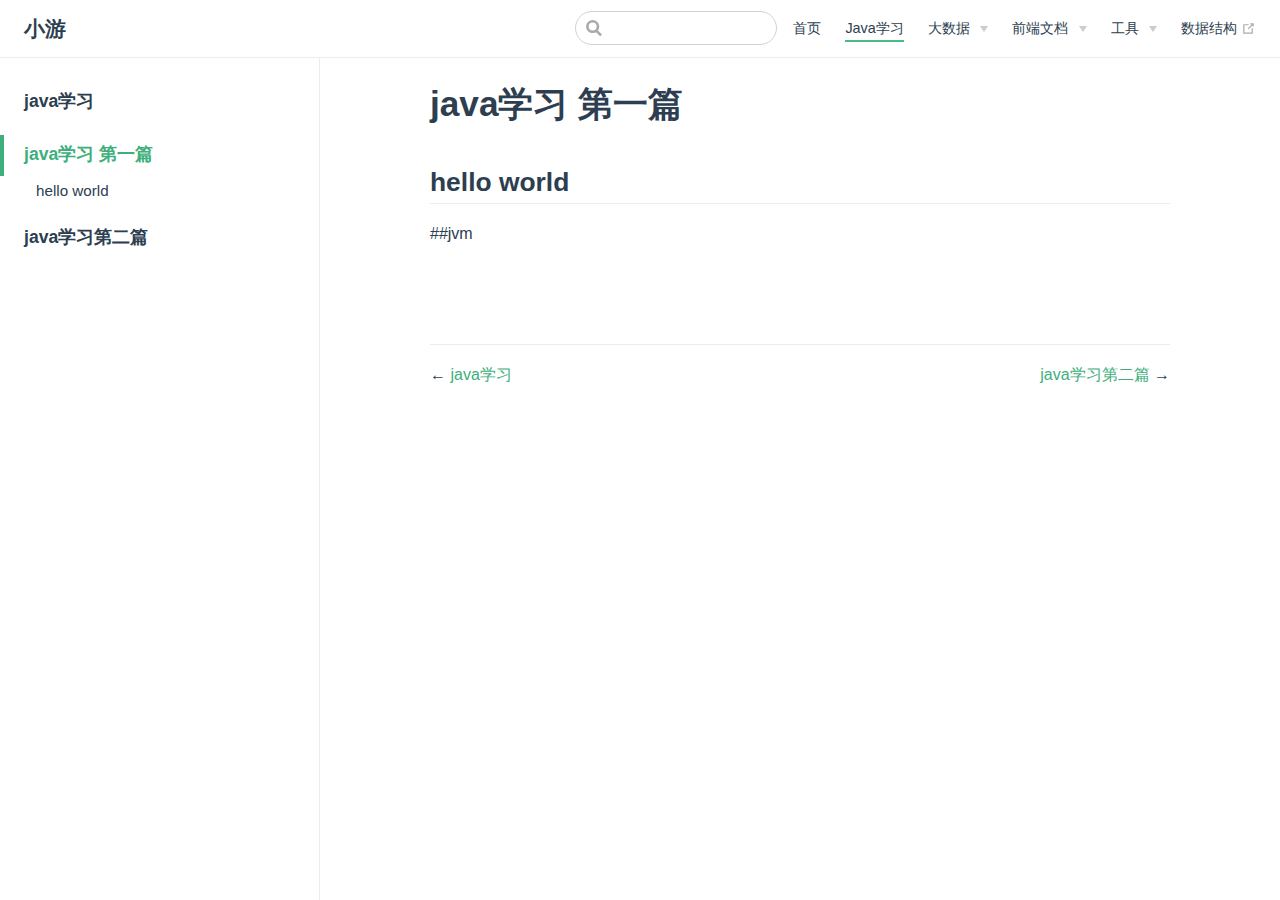
<file: java/one.html>
<!DOCTYPE html>
<html lang="en-US">
  <head>
    <meta charset="utf-8">
    <meta name="viewport" content="width=device-width,initial-scale=1">
    <title>java学习 第一篇 | 小游</title>
    <meta name="description" content="知行合一">
    <link rel="icon" href="/images/icon.jpg">
    
    <link rel="preload" href="/assets/css/0.styles.c83850d0.css" as="style"><link rel="preload" href="/assets/js/app.7c67b51e.js" as="script"><link rel="preload" href="/assets/js/2.78e4f179.js" as="script"><link rel="preload" href="/assets/js/11.0d409bc0.js" as="script"><link rel="prefetch" href="/assets/js/10.8433aeef.js"><link rel="prefetch" href="/assets/js/12.e0cc5658.js"><link rel="prefetch" href="/assets/js/13.655aa992.js"><link rel="prefetch" href="/assets/js/14.d3934138.js"><link rel="prefetch" href="/assets/js/15.d71e6e19.js"><link rel="prefetch" href="/assets/js/3.f16911be.js"><link rel="prefetch" href="/assets/js/4.e18b92b3.js"><link rel="prefetch" href="/assets/js/5.f6f4fb9e.js"><link rel="prefetch" href="/assets/js/6.dd588eb3.js"><link rel="prefetch" href="/assets/js/7.f5739208.js"><link rel="prefetch" href="/assets/js/8.803d41f2.js"><link rel="prefetch" href="/assets/js/9.53fd4d36.js">
    <link rel="stylesheet" href="/assets/css/0.styles.c83850d0.css">
  </head>
  <body>
    <div id="app" data-server-rendered="true"><div class="theme-container"><header class="navbar"><div class="sidebar-button"><svg xmlns="http://www.w3.org/2000/svg" aria-hidden="true" role="img" viewBox="0 0 448 512" class="icon"><path fill="currentColor" d="M436 124H12c-6.627 0-12-5.373-12-12V80c0-6.627 5.373-12 12-12h424c6.627 0 12 5.373 12 12v32c0 6.627-5.373 12-12 12zm0 160H12c-6.627 0-12-5.373-12-12v-32c0-6.627 5.373-12 12-12h424c6.627 0 12 5.373 12 12v32c0 6.627-5.373 12-12 12zm0 160H12c-6.627 0-12-5.373-12-12v-32c0-6.627 5.373-12 12-12h424c6.627 0 12 5.373 12 12v32c0 6.627-5.373 12-12 12z"></path></svg></div> <a href="/" class="home-link router-link-active"><!----> <span class="site-name">小游</span></a> <div class="links"><div class="search-box"><input aria-label="Search" autocomplete="off" spellcheck="false" value=""> <!----></div> <nav class="nav-links can-hide"><div class="nav-item"><a href="/" class="nav-link">首页</a></div><div class="nav-item"><a href="/java/" class="nav-link router-link-active">Java学习</a></div><div class="nav-item"><div class="dropdown-wrapper"><button type="button" aria-label="大数据" class="dropdown-title"><span class="title">大数据</span> <span class="arrow right"></span></button> <ul class="nav-dropdown" style="display:none;"><li class="dropdown-item"><!----> <a href="/bigdata/hadoop/" class="nav-link">hadoop</a></li></ul></div></div><div class="nav-item"><div class="dropdown-wrapper"><button type="button" aria-label="前端文档" class="dropdown-title"><span class="title">前端文档</span> <span class="arrow right"></span></button> <ul class="nav-dropdown" style="display:none;"><li class="dropdown-item"><!----> <a href="/java/.html" class="nav-link">Vue</a></li><li class="dropdown-item"><!----> <a href="/java/.html" class="nav-link">Vuex</a></li><li class="dropdown-item"><!----> <a href="/java/.html" class="nav-link">Axios</a></li><li class="dropdown-item"><!----> <a href="/java/.html" class="nav-link">JQuery</a></li></ul></div></div><div class="nav-item"><div class="dropdown-wrapper"><button type="button" aria-label="工具" class="dropdown-title"><span class="title">工具</span> <span class="arrow right"></span></button> <ul class="nav-dropdown" style="display:none;"><li class="dropdown-item"><!----> <a href="/java/tools/git/" class="nav-link">Git</a></li><li class="dropdown-item"><!----> <a href="/java/tools/svn/" class="nav-link">SVN</a></li></ul></div></div><div class="nav-item"><a href="http://leetcode.com/" target="_blank" rel="noopener noreferrer" class="nav-link external">
  数据结构
  <svg xmlns="http://www.w3.org/2000/svg" aria-hidden="true" x="0px" y="0px" viewBox="0 0 100 100" width="15" height="15" class="icon outbound"><path fill="currentColor" d="M18.8,85.1h56l0,0c2.2,0,4-1.8,4-4v-32h-8v28h-48v-48h28v-8h-32l0,0c-2.2,0-4,1.8-4,4v56C14.8,83.3,16.6,85.1,18.8,85.1z"></path> <polygon fill="currentColor" points="45.7,48.7 51.3,54.3 77.2,28.5 77.2,37.2 85.2,37.2 85.2,14.9 62.8,14.9 62.8,22.9 71.5,22.9"></polygon></svg></a></div> <!----></nav></div></header> <div class="sidebar-mask"></div> <aside class="sidebar"><nav class="nav-links"><div class="nav-item"><a href="/" class="nav-link">首页</a></div><div class="nav-item"><a href="/java/" class="nav-link router-link-active">Java学习</a></div><div class="nav-item"><div class="dropdown-wrapper"><button type="button" aria-label="大数据" class="dropdown-title"><span class="title">大数据</span> <span class="arrow right"></span></button> <ul class="nav-dropdown" style="display:none;"><li class="dropdown-item"><!----> <a href="/bigdata/hadoop/" class="nav-link">hadoop</a></li></ul></div></div><div class="nav-item"><div class="dropdown-wrapper"><button type="button" aria-label="前端文档" class="dropdown-title"><span class="title">前端文档</span> <span class="arrow right"></span></button> <ul class="nav-dropdown" style="display:none;"><li class="dropdown-item"><!----> <a href="/java/.html" class="nav-link">Vue</a></li><li class="dropdown-item"><!----> <a href="/java/.html" class="nav-link">Vuex</a></li><li class="dropdown-item"><!----> <a href="/java/.html" class="nav-link">Axios</a></li><li class="dropdown-item"><!----> <a href="/java/.html" class="nav-link">JQuery</a></li></ul></div></div><div class="nav-item"><div class="dropdown-wrapper"><button type="button" aria-label="工具" class="dropdown-title"><span class="title">工具</span> <span class="arrow right"></span></button> <ul class="nav-dropdown" style="display:none;"><li class="dropdown-item"><!----> <a href="/java/tools/git/" class="nav-link">Git</a></li><li class="dropdown-item"><!----> <a href="/java/tools/svn/" class="nav-link">SVN</a></li></ul></div></div><div class="nav-item"><a href="http://leetcode.com/" target="_blank" rel="noopener noreferrer" class="nav-link external">
  数据结构
  <svg xmlns="http://www.w3.org/2000/svg" aria-hidden="true" x="0px" y="0px" viewBox="0 0 100 100" width="15" height="15" class="icon outbound"><path fill="currentColor" d="M18.8,85.1h56l0,0c2.2,0,4-1.8,4-4v-32h-8v28h-48v-48h28v-8h-32l0,0c-2.2,0-4,1.8-4,4v56C14.8,83.3,16.6,85.1,18.8,85.1z"></path> <polygon fill="currentColor" points="45.7,48.7 51.3,54.3 77.2,28.5 77.2,37.2 85.2,37.2 85.2,14.9 62.8,14.9 62.8,22.9 71.5,22.9"></polygon></svg></a></div> <!----></nav>  <ul class="sidebar-links"><li><a href="/java/" class="sidebar-link">java学习</a></li><li><a href="/java/one.html" class="active sidebar-link">java学习 第一篇</a><ul class="sidebar-sub-headers"><li class="sidebar-sub-header"><a href="/java/one.html#hello-world" class="sidebar-link">hello world</a></li></ul></li><li><a href="/java/two.html" class="sidebar-link">java学习第二篇</a></li></ul> </aside> <main class="page"> <div class="theme-default-content content__default"><h1 id="java学习-第一篇"><a href="#java学习-第一篇" class="header-anchor">#</a> java学习 第一篇</h1> <h2 id="hello-world"><a href="#hello-world" class="header-anchor">#</a> hello world</h2> <p>##jvm</p></div> <footer class="page-edit"><!----> <!----></footer> <div class="page-nav"><p class="inner"><span class="prev">
      ←
      <a href="/java/" class="prev router-link-active">java学习</a></span> <span class="next"><a href="/java/two.html">java学习第二篇</a>
      →
    </span></p></div> </main></div><div class="global-ui"></div></div>
    <script src="/assets/js/app.7c67b51e.js" defer></script><script src="/assets/js/2.78e4f179.js" defer></script><script src="/assets/js/11.0d409bc0.js" defer></script>
  </body>
</html>
</file>
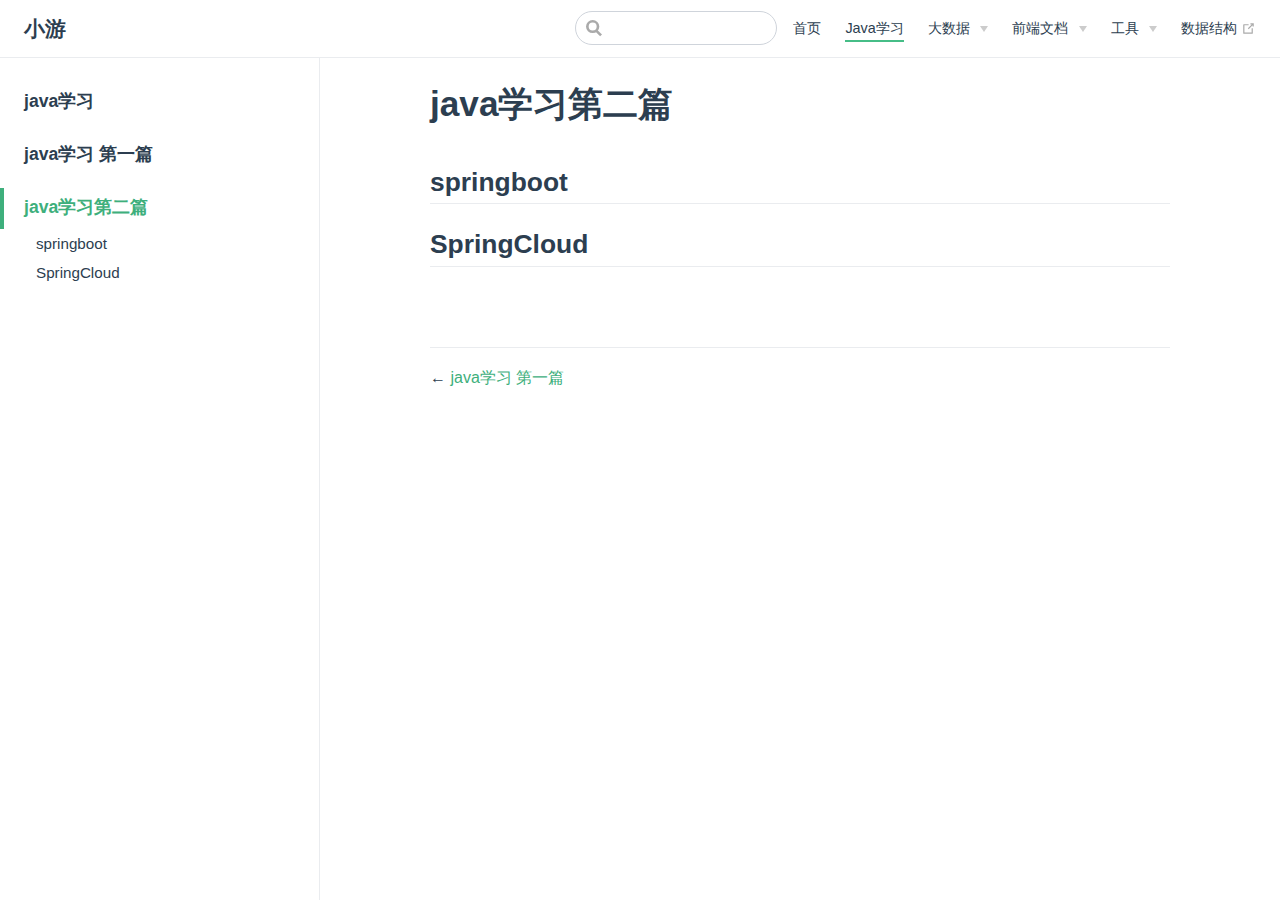
<file: java/two.html>
<!DOCTYPE html>
<html lang="en-US">
  <head>
    <meta charset="utf-8">
    <meta name="viewport" content="width=device-width,initial-scale=1">
    <title>java学习第二篇 | 小游</title>
    <meta name="description" content="知行合一">
    <link rel="icon" href="/images/icon.jpg">
    
    <link rel="preload" href="/assets/css/0.styles.c83850d0.css" as="style"><link rel="preload" href="/assets/js/app.7c67b51e.js" as="script"><link rel="preload" href="/assets/js/2.78e4f179.js" as="script"><link rel="preload" href="/assets/js/13.655aa992.js" as="script"><link rel="prefetch" href="/assets/js/10.8433aeef.js"><link rel="prefetch" href="/assets/js/11.0d409bc0.js"><link rel="prefetch" href="/assets/js/12.e0cc5658.js"><link rel="prefetch" href="/assets/js/14.d3934138.js"><link rel="prefetch" href="/assets/js/15.d71e6e19.js"><link rel="prefetch" href="/assets/js/3.f16911be.js"><link rel="prefetch" href="/assets/js/4.e18b92b3.js"><link rel="prefetch" href="/assets/js/5.f6f4fb9e.js"><link rel="prefetch" href="/assets/js/6.dd588eb3.js"><link rel="prefetch" href="/assets/js/7.f5739208.js"><link rel="prefetch" href="/assets/js/8.803d41f2.js"><link rel="prefetch" href="/assets/js/9.53fd4d36.js">
    <link rel="stylesheet" href="/assets/css/0.styles.c83850d0.css">
  </head>
  <body>
    <div id="app" data-server-rendered="true"><div class="theme-container"><header class="navbar"><div class="sidebar-button"><svg xmlns="http://www.w3.org/2000/svg" aria-hidden="true" role="img" viewBox="0 0 448 512" class="icon"><path fill="currentColor" d="M436 124H12c-6.627 0-12-5.373-12-12V80c0-6.627 5.373-12 12-12h424c6.627 0 12 5.373 12 12v32c0 6.627-5.373 12-12 12zm0 160H12c-6.627 0-12-5.373-12-12v-32c0-6.627 5.373-12 12-12h424c6.627 0 12 5.373 12 12v32c0 6.627-5.373 12-12 12zm0 160H12c-6.627 0-12-5.373-12-12v-32c0-6.627 5.373-12 12-12h424c6.627 0 12 5.373 12 12v32c0 6.627-5.373 12-12 12z"></path></svg></div> <a href="/" class="home-link router-link-active"><!----> <span class="site-name">小游</span></a> <div class="links"><div class="search-box"><input aria-label="Search" autocomplete="off" spellcheck="false" value=""> <!----></div> <nav class="nav-links can-hide"><div class="nav-item"><a href="/" class="nav-link">首页</a></div><div class="nav-item"><a href="/java/" class="nav-link router-link-active">Java学习</a></div><div class="nav-item"><div class="dropdown-wrapper"><button type="button" aria-label="大数据" class="dropdown-title"><span class="title">大数据</span> <span class="arrow right"></span></button> <ul class="nav-dropdown" style="display:none;"><li class="dropdown-item"><!----> <a href="/bigdata/hadoop/" class="nav-link">hadoop</a></li></ul></div></div><div class="nav-item"><div class="dropdown-wrapper"><button type="button" aria-label="前端文档" class="dropdown-title"><span class="title">前端文档</span> <span class="arrow right"></span></button> <ul class="nav-dropdown" style="display:none;"><li class="dropdown-item"><!----> <a href="/java/.html" class="nav-link">Vue</a></li><li class="dropdown-item"><!----> <a href="/java/.html" class="nav-link">Vuex</a></li><li class="dropdown-item"><!----> <a href="/java/.html" class="nav-link">Axios</a></li><li class="dropdown-item"><!----> <a href="/java/.html" class="nav-link">JQuery</a></li></ul></div></div><div class="nav-item"><div class="dropdown-wrapper"><button type="button" aria-label="工具" class="dropdown-title"><span class="title">工具</span> <span class="arrow right"></span></button> <ul class="nav-dropdown" style="display:none;"><li class="dropdown-item"><!----> <a href="/java/tools/git/" class="nav-link">Git</a></li><li class="dropdown-item"><!----> <a href="/java/tools/svn/" class="nav-link">SVN</a></li></ul></div></div><div class="nav-item"><a href="http://leetcode.com/" target="_blank" rel="noopener noreferrer" class="nav-link external">
  数据结构
  <svg xmlns="http://www.w3.org/2000/svg" aria-hidden="true" x="0px" y="0px" viewBox="0 0 100 100" width="15" height="15" class="icon outbound"><path fill="currentColor" d="M18.8,85.1h56l0,0c2.2,0,4-1.8,4-4v-32h-8v28h-48v-48h28v-8h-32l0,0c-2.2,0-4,1.8-4,4v56C14.8,83.3,16.6,85.1,18.8,85.1z"></path> <polygon fill="currentColor" points="45.7,48.7 51.3,54.3 77.2,28.5 77.2,37.2 85.2,37.2 85.2,14.9 62.8,14.9 62.8,22.9 71.5,22.9"></polygon></svg></a></div> <!----></nav></div></header> <div class="sidebar-mask"></div> <aside class="sidebar"><nav class="nav-links"><div class="nav-item"><a href="/" class="nav-link">首页</a></div><div class="nav-item"><a href="/java/" class="nav-link router-link-active">Java学习</a></div><div class="nav-item"><div class="dropdown-wrapper"><button type="button" aria-label="大数据" class="dropdown-title"><span class="title">大数据</span> <span class="arrow right"></span></button> <ul class="nav-dropdown" style="display:none;"><li class="dropdown-item"><!----> <a href="/bigdata/hadoop/" class="nav-link">hadoop</a></li></ul></div></div><div class="nav-item"><div class="dropdown-wrapper"><button type="button" aria-label="前端文档" class="dropdown-title"><span class="title">前端文档</span> <span class="arrow right"></span></button> <ul class="nav-dropdown" style="display:none;"><li class="dropdown-item"><!----> <a href="/java/.html" class="nav-link">Vue</a></li><li class="dropdown-item"><!----> <a href="/java/.html" class="nav-link">Vuex</a></li><li class="dropdown-item"><!----> <a href="/java/.html" class="nav-link">Axios</a></li><li class="dropdown-item"><!----> <a href="/java/.html" class="nav-link">JQuery</a></li></ul></div></div><div class="nav-item"><div class="dropdown-wrapper"><button type="button" aria-label="工具" class="dropdown-title"><span class="title">工具</span> <span class="arrow right"></span></button> <ul class="nav-dropdown" style="display:none;"><li class="dropdown-item"><!----> <a href="/java/tools/git/" class="nav-link">Git</a></li><li class="dropdown-item"><!----> <a href="/java/tools/svn/" class="nav-link">SVN</a></li></ul></div></div><div class="nav-item"><a href="http://leetcode.com/" target="_blank" rel="noopener noreferrer" class="nav-link external">
  数据结构
  <svg xmlns="http://www.w3.org/2000/svg" aria-hidden="true" x="0px" y="0px" viewBox="0 0 100 100" width="15" height="15" class="icon outbound"><path fill="currentColor" d="M18.8,85.1h56l0,0c2.2,0,4-1.8,4-4v-32h-8v28h-48v-48h28v-8h-32l0,0c-2.2,0-4,1.8-4,4v56C14.8,83.3,16.6,85.1,18.8,85.1z"></path> <polygon fill="currentColor" points="45.7,48.7 51.3,54.3 77.2,28.5 77.2,37.2 85.2,37.2 85.2,14.9 62.8,14.9 62.8,22.9 71.5,22.9"></polygon></svg></a></div> <!----></nav>  <ul class="sidebar-links"><li><a href="/java/" class="sidebar-link">java学习</a></li><li><a href="/java/one.html" class="sidebar-link">java学习 第一篇</a></li><li><a href="/java/two.html" class="active sidebar-link">java学习第二篇</a><ul class="sidebar-sub-headers"><li class="sidebar-sub-header"><a href="/java/two.html#springboot" class="sidebar-link">springboot</a></li><li class="sidebar-sub-header"><a href="/java/two.html#springcloud" class="sidebar-link">SpringCloud</a></li></ul></li></ul> </aside> <main class="page"> <div class="theme-default-content content__default"><h1 id="java学习第二篇"><a href="#java学习第二篇" class="header-anchor">#</a> java学习第二篇</h1> <h2 id="springboot"><a href="#springboot" class="header-anchor">#</a> springboot</h2> <h2 id="springcloud"><a href="#springcloud" class="header-anchor">#</a> SpringCloud</h2></div> <footer class="page-edit"><!----> <!----></footer> <div class="page-nav"><p class="inner"><span class="prev">
      ←
      <a href="/java/one.html" class="prev">java学习 第一篇</a></span> <!----></p></div> </main></div><div class="global-ui"></div></div>
    <script src="/assets/js/app.7c67b51e.js" defer></script><script src="/assets/js/2.78e4f179.js" defer></script><script src="/assets/js/13.655aa992.js" defer></script>
  </body>
</html>
</file>
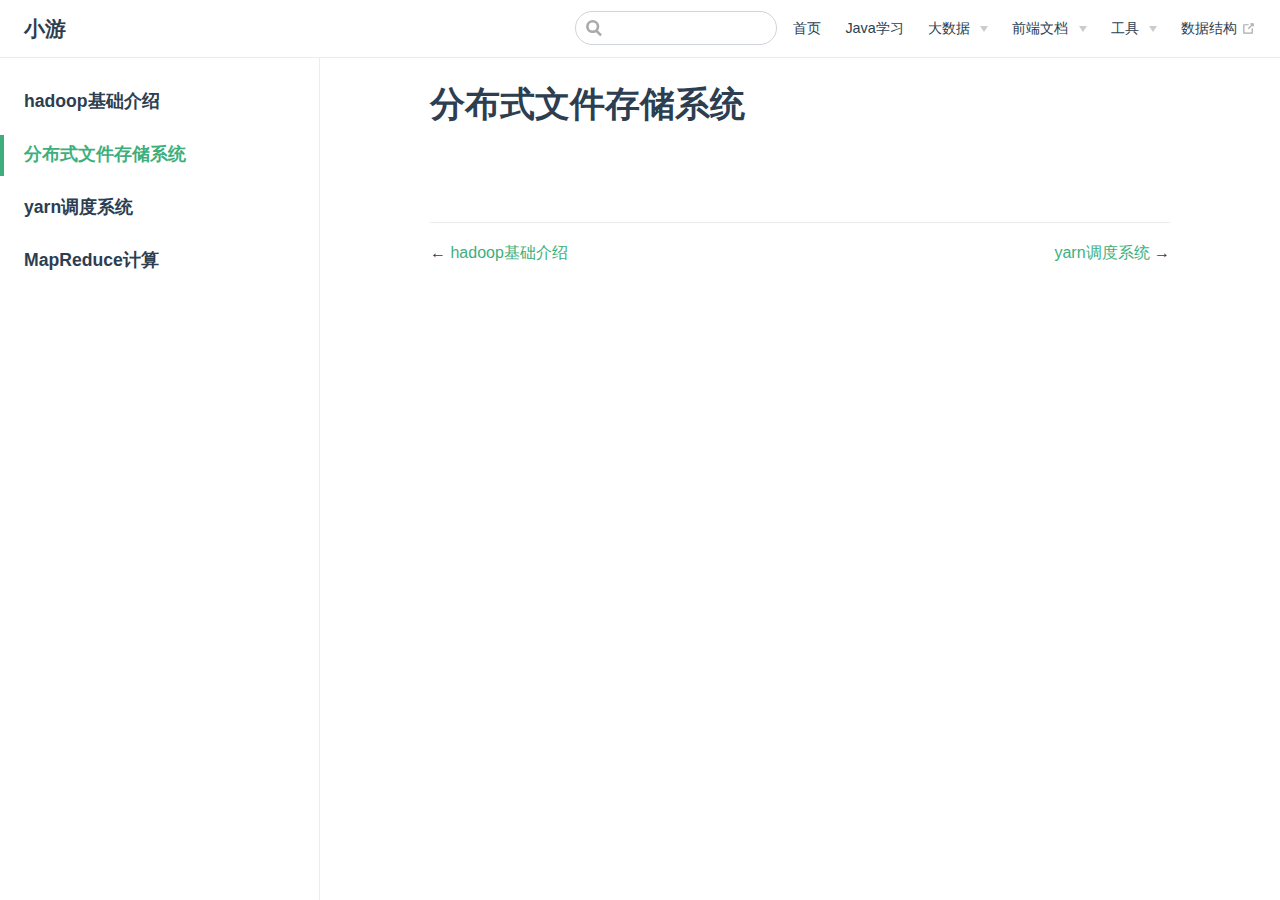
<file: bigdata/hadoop/hdfs.html>
<!DOCTYPE html>
<html lang="en-US">
  <head>
    <meta charset="utf-8">
    <meta name="viewport" content="width=device-width,initial-scale=1">
    <title>分布式文件存储系统 | 小游</title>
    <meta name="description" content="知行合一">
    <link rel="icon" href="/images/icon.jpg">
    
    <link rel="preload" href="/assets/css/0.styles.c83850d0.css" as="style"><link rel="preload" href="/assets/js/app.7c67b51e.js" as="script"><link rel="preload" href="/assets/js/2.78e4f179.js" as="script"><link rel="preload" href="/assets/js/6.dd588eb3.js" as="script"><link rel="prefetch" href="/assets/js/10.8433aeef.js"><link rel="prefetch" href="/assets/js/11.0d409bc0.js"><link rel="prefetch" href="/assets/js/12.e0cc5658.js"><link rel="prefetch" href="/assets/js/13.655aa992.js"><link rel="prefetch" href="/assets/js/14.d3934138.js"><link rel="prefetch" href="/assets/js/15.d71e6e19.js"><link rel="prefetch" href="/assets/js/3.f16911be.js"><link rel="prefetch" href="/assets/js/4.e18b92b3.js"><link rel="prefetch" href="/assets/js/5.f6f4fb9e.js"><link rel="prefetch" href="/assets/js/7.f5739208.js"><link rel="prefetch" href="/assets/js/8.803d41f2.js"><link rel="prefetch" href="/assets/js/9.53fd4d36.js">
    <link rel="stylesheet" href="/assets/css/0.styles.c83850d0.css">
  </head>
  <body>
    <div id="app" data-server-rendered="true"><div class="theme-container"><header class="navbar"><div class="sidebar-button"><svg xmlns="http://www.w3.org/2000/svg" aria-hidden="true" role="img" viewBox="0 0 448 512" class="icon"><path fill="currentColor" d="M436 124H12c-6.627 0-12-5.373-12-12V80c0-6.627 5.373-12 12-12h424c6.627 0 12 5.373 12 12v32c0 6.627-5.373 12-12 12zm0 160H12c-6.627 0-12-5.373-12-12v-32c0-6.627 5.373-12 12-12h424c6.627 0 12 5.373 12 12v32c0 6.627-5.373 12-12 12zm0 160H12c-6.627 0-12-5.373-12-12v-32c0-6.627 5.373-12 12-12h424c6.627 0 12 5.373 12 12v32c0 6.627-5.373 12-12 12z"></path></svg></div> <a href="/" class="home-link router-link-active"><!----> <span class="site-name">小游</span></a> <div class="links"><div class="search-box"><input aria-label="Search" autocomplete="off" spellcheck="false" value=""> <!----></div> <nav class="nav-links can-hide"><div class="nav-item"><a href="/" class="nav-link">首页</a></div><div class="nav-item"><a href="/java/" class="nav-link">Java学习</a></div><div class="nav-item"><div class="dropdown-wrapper"><button type="button" aria-label="大数据" class="dropdown-title"><span class="title">大数据</span> <span class="arrow right"></span></button> <ul class="nav-dropdown" style="display:none;"><li class="dropdown-item"><!----> <a href="/bigdata/hadoop/" class="nav-link router-link-active">hadoop</a></li></ul></div></div><div class="nav-item"><div class="dropdown-wrapper"><button type="button" aria-label="前端文档" class="dropdown-title"><span class="title">前端文档</span> <span class="arrow right"></span></button> <ul class="nav-dropdown" style="display:none;"><li class="dropdown-item"><!----> <a href="/bigdata/hadoop/.html" class="nav-link">Vue</a></li><li class="dropdown-item"><!----> <a href="/bigdata/hadoop/.html" class="nav-link">Vuex</a></li><li class="dropdown-item"><!----> <a href="/bigdata/hadoop/.html" class="nav-link">Axios</a></li><li class="dropdown-item"><!----> <a href="/bigdata/hadoop/.html" class="nav-link">JQuery</a></li></ul></div></div><div class="nav-item"><div class="dropdown-wrapper"><button type="button" aria-label="工具" class="dropdown-title"><span class="title">工具</span> <span class="arrow right"></span></button> <ul class="nav-dropdown" style="display:none;"><li class="dropdown-item"><!----> <a href="/bigdata/hadoop/tools/git/" class="nav-link">Git</a></li><li class="dropdown-item"><!----> <a href="/bigdata/hadoop/tools/svn/" class="nav-link">SVN</a></li></ul></div></div><div class="nav-item"><a href="http://leetcode.com/" target="_blank" rel="noopener noreferrer" class="nav-link external">
  数据结构
  <svg xmlns="http://www.w3.org/2000/svg" aria-hidden="true" x="0px" y="0px" viewBox="0 0 100 100" width="15" height="15" class="icon outbound"><path fill="currentColor" d="M18.8,85.1h56l0,0c2.2,0,4-1.8,4-4v-32h-8v28h-48v-48h28v-8h-32l0,0c-2.2,0-4,1.8-4,4v56C14.8,83.3,16.6,85.1,18.8,85.1z"></path> <polygon fill="currentColor" points="45.7,48.7 51.3,54.3 77.2,28.5 77.2,37.2 85.2,37.2 85.2,14.9 62.8,14.9 62.8,22.9 71.5,22.9"></polygon></svg></a></div> <!----></nav></div></header> <div class="sidebar-mask"></div> <aside class="sidebar"><nav class="nav-links"><div class="nav-item"><a href="/" class="nav-link">首页</a></div><div class="nav-item"><a href="/java/" class="nav-link">Java学习</a></div><div class="nav-item"><div class="dropdown-wrapper"><button type="button" aria-label="大数据" class="dropdown-title"><span class="title">大数据</span> <span class="arrow right"></span></button> <ul class="nav-dropdown" style="display:none;"><li class="dropdown-item"><!----> <a href="/bigdata/hadoop/" class="nav-link router-link-active">hadoop</a></li></ul></div></div><div class="nav-item"><div class="dropdown-wrapper"><button type="button" aria-label="前端文档" class="dropdown-title"><span class="title">前端文档</span> <span class="arrow right"></span></button> <ul class="nav-dropdown" style="display:none;"><li class="dropdown-item"><!----> <a href="/bigdata/hadoop/.html" class="nav-link">Vue</a></li><li class="dropdown-item"><!----> <a href="/bigdata/hadoop/.html" class="nav-link">Vuex</a></li><li class="dropdown-item"><!----> <a href="/bigdata/hadoop/.html" class="nav-link">Axios</a></li><li class="dropdown-item"><!----> <a href="/bigdata/hadoop/.html" class="nav-link">JQuery</a></li></ul></div></div><div class="nav-item"><div class="dropdown-wrapper"><button type="button" aria-label="工具" class="dropdown-title"><span class="title">工具</span> <span class="arrow right"></span></button> <ul class="nav-dropdown" style="display:none;"><li class="dropdown-item"><!----> <a href="/bigdata/hadoop/tools/git/" class="nav-link">Git</a></li><li class="dropdown-item"><!----> <a href="/bigdata/hadoop/tools/svn/" class="nav-link">SVN</a></li></ul></div></div><div class="nav-item"><a href="http://leetcode.com/" target="_blank" rel="noopener noreferrer" class="nav-link external">
  数据结构
  <svg xmlns="http://www.w3.org/2000/svg" aria-hidden="true" x="0px" y="0px" viewBox="0 0 100 100" width="15" height="15" class="icon outbound"><path fill="currentColor" d="M18.8,85.1h56l0,0c2.2,0,4-1.8,4-4v-32h-8v28h-48v-48h28v-8h-32l0,0c-2.2,0-4,1.8-4,4v56C14.8,83.3,16.6,85.1,18.8,85.1z"></path> <polygon fill="currentColor" points="45.7,48.7 51.3,54.3 77.2,28.5 77.2,37.2 85.2,37.2 85.2,14.9 62.8,14.9 62.8,22.9 71.5,22.9"></polygon></svg></a></div> <!----></nav>  <ul class="sidebar-links"><li><a href="/bigdata/hadoop/" class="sidebar-link">hadoop基础介绍</a></li><li><a href="/bigdata/hadoop/hdfs.html" class="active sidebar-link">分布式文件存储系统</a></li><li><a href="/bigdata/hadoop/yarn.html" class="sidebar-link">yarn调度系统</a></li><li><a href="/bigdata/hadoop/mapreduce.html" class="sidebar-link">MapReduce计算</a></li></ul> </aside> <main class="page"> <div class="theme-default-content content__default"><h1 id="分布式文件存储系统"><a href="#分布式文件存储系统" class="header-anchor">#</a> 分布式文件存储系统</h1></div> <footer class="page-edit"><!----> <!----></footer> <div class="page-nav"><p class="inner"><span class="prev">
      ←
      <a href="/bigdata/hadoop/" class="prev router-link-active">hadoop基础介绍</a></span> <span class="next"><a href="/bigdata/hadoop/yarn.html">yarn调度系统</a>
      →
    </span></p></div> </main></div><div class="global-ui"></div></div>
    <script src="/assets/js/app.7c67b51e.js" defer></script><script src="/assets/js/2.78e4f179.js" defer></script><script src="/assets/js/6.dd588eb3.js" defer></script>
  </body>
</html>
</file>
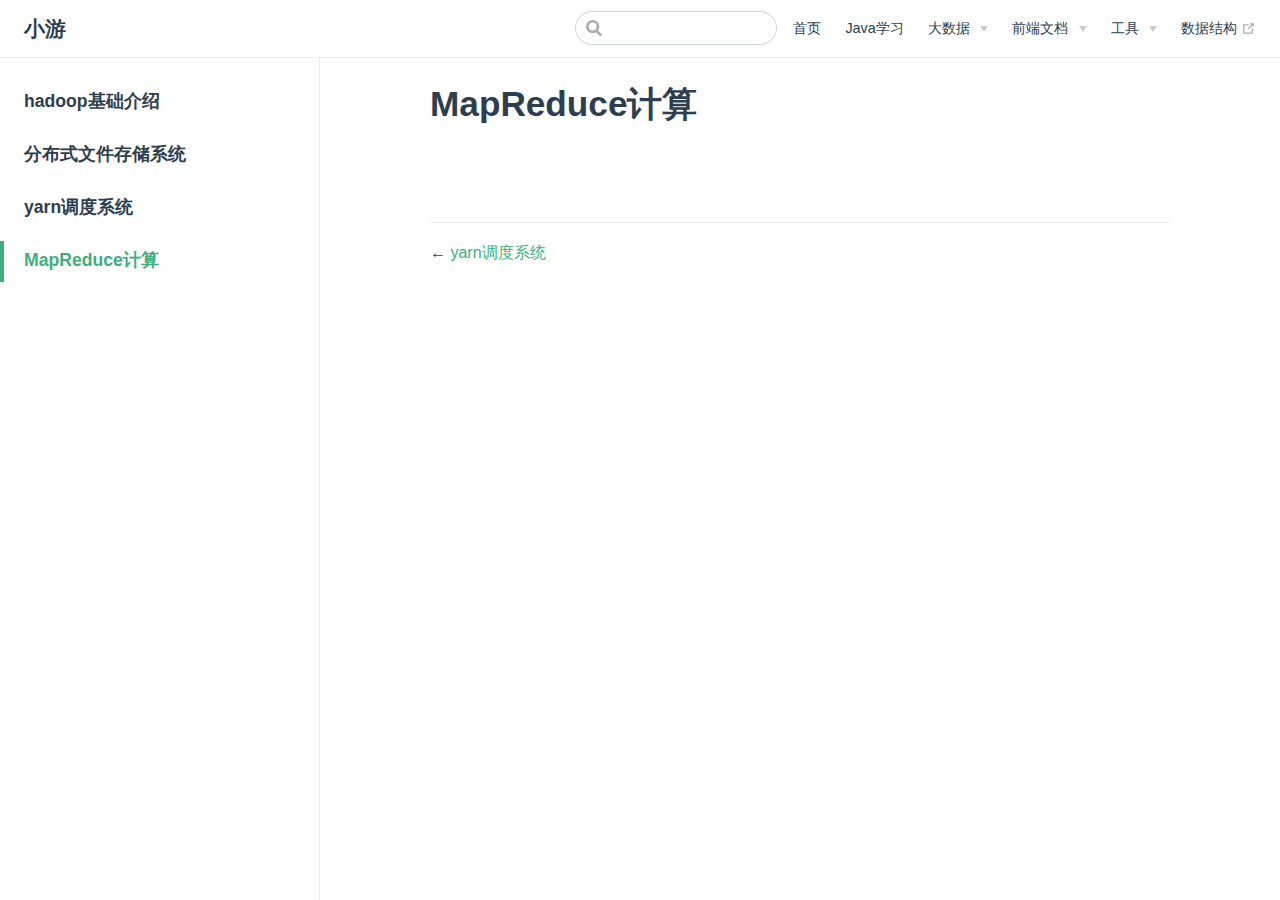
<file: bigdata/hadoop/mapreduce.html>
<!DOCTYPE html>
<html lang="en-US">
  <head>
    <meta charset="utf-8">
    <meta name="viewport" content="width=device-width,initial-scale=1">
    <title>MapReduce计算 | 小游</title>
    <meta name="description" content="知行合一">
    <link rel="icon" href="/images/icon.jpg">
    
    <link rel="preload" href="/assets/css/0.styles.c83850d0.css" as="style"><link rel="preload" href="/assets/js/app.7c67b51e.js" as="script"><link rel="preload" href="/assets/js/2.78e4f179.js" as="script"><link rel="preload" href="/assets/js/7.f5739208.js" as="script"><link rel="prefetch" href="/assets/js/10.8433aeef.js"><link rel="prefetch" href="/assets/js/11.0d409bc0.js"><link rel="prefetch" href="/assets/js/12.e0cc5658.js"><link rel="prefetch" href="/assets/js/13.655aa992.js"><link rel="prefetch" href="/assets/js/14.d3934138.js"><link rel="prefetch" href="/assets/js/15.d71e6e19.js"><link rel="prefetch" href="/assets/js/3.f16911be.js"><link rel="prefetch" href="/assets/js/4.e18b92b3.js"><link rel="prefetch" href="/assets/js/5.f6f4fb9e.js"><link rel="prefetch" href="/assets/js/6.dd588eb3.js"><link rel="prefetch" href="/assets/js/8.803d41f2.js"><link rel="prefetch" href="/assets/js/9.53fd4d36.js">
    <link rel="stylesheet" href="/assets/css/0.styles.c83850d0.css">
  </head>
  <body>
    <div id="app" data-server-rendered="true"><div class="theme-container"><header class="navbar"><div class="sidebar-button"><svg xmlns="http://www.w3.org/2000/svg" aria-hidden="true" role="img" viewBox="0 0 448 512" class="icon"><path fill="currentColor" d="M436 124H12c-6.627 0-12-5.373-12-12V80c0-6.627 5.373-12 12-12h424c6.627 0 12 5.373 12 12v32c0 6.627-5.373 12-12 12zm0 160H12c-6.627 0-12-5.373-12-12v-32c0-6.627 5.373-12 12-12h424c6.627 0 12 5.373 12 12v32c0 6.627-5.373 12-12 12zm0 160H12c-6.627 0-12-5.373-12-12v-32c0-6.627 5.373-12 12-12h424c6.627 0 12 5.373 12 12v32c0 6.627-5.373 12-12 12z"></path></svg></div> <a href="/" class="home-link router-link-active"><!----> <span class="site-name">小游</span></a> <div class="links"><div class="search-box"><input aria-label="Search" autocomplete="off" spellcheck="false" value=""> <!----></div> <nav class="nav-links can-hide"><div class="nav-item"><a href="/" class="nav-link">首页</a></div><div class="nav-item"><a href="/java/" class="nav-link">Java学习</a></div><div class="nav-item"><div class="dropdown-wrapper"><button type="button" aria-label="大数据" class="dropdown-title"><span class="title">大数据</span> <span class="arrow right"></span></button> <ul class="nav-dropdown" style="display:none;"><li class="dropdown-item"><!----> <a href="/bigdata/hadoop/" class="nav-link router-link-active">hadoop</a></li></ul></div></div><div class="nav-item"><div class="dropdown-wrapper"><button type="button" aria-label="前端文档" class="dropdown-title"><span class="title">前端文档</span> <span class="arrow right"></span></button> <ul class="nav-dropdown" style="display:none;"><li class="dropdown-item"><!----> <a href="/bigdata/hadoop/.html" class="nav-link">Vue</a></li><li class="dropdown-item"><!----> <a href="/bigdata/hadoop/.html" class="nav-link">Vuex</a></li><li class="dropdown-item"><!----> <a href="/bigdata/hadoop/.html" class="nav-link">Axios</a></li><li class="dropdown-item"><!----> <a href="/bigdata/hadoop/.html" class="nav-link">JQuery</a></li></ul></div></div><div class="nav-item"><div class="dropdown-wrapper"><button type="button" aria-label="工具" class="dropdown-title"><span class="title">工具</span> <span class="arrow right"></span></button> <ul class="nav-dropdown" style="display:none;"><li class="dropdown-item"><!----> <a href="/bigdata/hadoop/tools/git/" class="nav-link">Git</a></li><li class="dropdown-item"><!----> <a href="/bigdata/hadoop/tools/svn/" class="nav-link">SVN</a></li></ul></div></div><div class="nav-item"><a href="http://leetcode.com/" target="_blank" rel="noopener noreferrer" class="nav-link external">
  数据结构
  <svg xmlns="http://www.w3.org/2000/svg" aria-hidden="true" x="0px" y="0px" viewBox="0 0 100 100" width="15" height="15" class="icon outbound"><path fill="currentColor" d="M18.8,85.1h56l0,0c2.2,0,4-1.8,4-4v-32h-8v28h-48v-48h28v-8h-32l0,0c-2.2,0-4,1.8-4,4v56C14.8,83.3,16.6,85.1,18.8,85.1z"></path> <polygon fill="currentColor" points="45.7,48.7 51.3,54.3 77.2,28.5 77.2,37.2 85.2,37.2 85.2,14.9 62.8,14.9 62.8,22.9 71.5,22.9"></polygon></svg></a></div> <!----></nav></div></header> <div class="sidebar-mask"></div> <aside class="sidebar"><nav class="nav-links"><div class="nav-item"><a href="/" class="nav-link">首页</a></div><div class="nav-item"><a href="/java/" class="nav-link">Java学习</a></div><div class="nav-item"><div class="dropdown-wrapper"><button type="button" aria-label="大数据" class="dropdown-title"><span class="title">大数据</span> <span class="arrow right"></span></button> <ul class="nav-dropdown" style="display:none;"><li class="dropdown-item"><!----> <a href="/bigdata/hadoop/" class="nav-link router-link-active">hadoop</a></li></ul></div></div><div class="nav-item"><div class="dropdown-wrapper"><button type="button" aria-label="前端文档" class="dropdown-title"><span class="title">前端文档</span> <span class="arrow right"></span></button> <ul class="nav-dropdown" style="display:none;"><li class="dropdown-item"><!----> <a href="/bigdata/hadoop/.html" class="nav-link">Vue</a></li><li class="dropdown-item"><!----> <a href="/bigdata/hadoop/.html" class="nav-link">Vuex</a></li><li class="dropdown-item"><!----> <a href="/bigdata/hadoop/.html" class="nav-link">Axios</a></li><li class="dropdown-item"><!----> <a href="/bigdata/hadoop/.html" class="nav-link">JQuery</a></li></ul></div></div><div class="nav-item"><div class="dropdown-wrapper"><button type="button" aria-label="工具" class="dropdown-title"><span class="title">工具</span> <span class="arrow right"></span></button> <ul class="nav-dropdown" style="display:none;"><li class="dropdown-item"><!----> <a href="/bigdata/hadoop/tools/git/" class="nav-link">Git</a></li><li class="dropdown-item"><!----> <a href="/bigdata/hadoop/tools/svn/" class="nav-link">SVN</a></li></ul></div></div><div class="nav-item"><a href="http://leetcode.com/" target="_blank" rel="noopener noreferrer" class="nav-link external">
  数据结构
  <svg xmlns="http://www.w3.org/2000/svg" aria-hidden="true" x="0px" y="0px" viewBox="0 0 100 100" width="15" height="15" class="icon outbound"><path fill="currentColor" d="M18.8,85.1h56l0,0c2.2,0,4-1.8,4-4v-32h-8v28h-48v-48h28v-8h-32l0,0c-2.2,0-4,1.8-4,4v56C14.8,83.3,16.6,85.1,18.8,85.1z"></path> <polygon fill="currentColor" points="45.7,48.7 51.3,54.3 77.2,28.5 77.2,37.2 85.2,37.2 85.2,14.9 62.8,14.9 62.8,22.9 71.5,22.9"></polygon></svg></a></div> <!----></nav>  <ul class="sidebar-links"><li><a href="/bigdata/hadoop/" class="sidebar-link">hadoop基础介绍</a></li><li><a href="/bigdata/hadoop/hdfs.html" class="sidebar-link">分布式文件存储系统</a></li><li><a href="/bigdata/hadoop/yarn.html" class="sidebar-link">yarn调度系统</a></li><li><a href="/bigdata/hadoop/mapreduce.html" class="active sidebar-link">MapReduce计算</a></li></ul> </aside> <main class="page"> <div class="theme-default-content content__default"><h1 id="mapreduce计算"><a href="#mapreduce计算" class="header-anchor">#</a> MapReduce计算</h1></div> <footer class="page-edit"><!----> <!----></footer> <div class="page-nav"><p class="inner"><span class="prev">
      ←
      <a href="/bigdata/hadoop/yarn.html" class="prev">yarn调度系统</a></span> <!----></p></div> </main></div><div class="global-ui"></div></div>
    <script src="/assets/js/app.7c67b51e.js" defer></script><script src="/assets/js/2.78e4f179.js" defer></script><script src="/assets/js/7.f5739208.js" defer></script>
  </body>
</html>
</file>
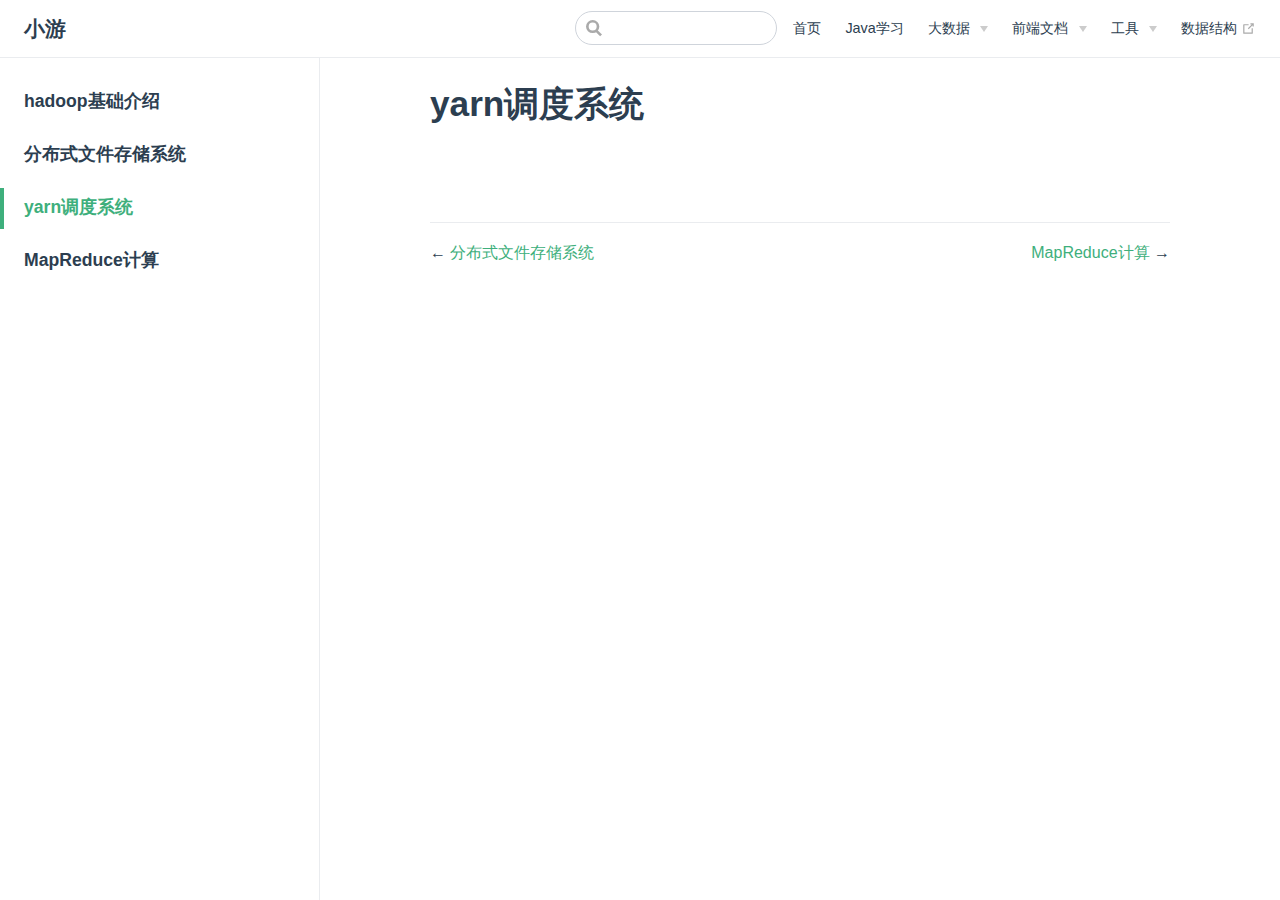
<file: bigdata/hadoop/yarn.html>
<!DOCTYPE html>
<html lang="en-US">
  <head>
    <meta charset="utf-8">
    <meta name="viewport" content="width=device-width,initial-scale=1">
    <title>yarn调度系统 | 小游</title>
    <meta name="description" content="知行合一">
    <link rel="icon" href="/images/icon.jpg">
    
    <link rel="preload" href="/assets/css/0.styles.c83850d0.css" as="style"><link rel="preload" href="/assets/js/app.7c67b51e.js" as="script"><link rel="preload" href="/assets/js/2.78e4f179.js" as="script"><link rel="preload" href="/assets/js/9.53fd4d36.js" as="script"><link rel="prefetch" href="/assets/js/10.8433aeef.js"><link rel="prefetch" href="/assets/js/11.0d409bc0.js"><link rel="prefetch" href="/assets/js/12.e0cc5658.js"><link rel="prefetch" href="/assets/js/13.655aa992.js"><link rel="prefetch" href="/assets/js/14.d3934138.js"><link rel="prefetch" href="/assets/js/15.d71e6e19.js"><link rel="prefetch" href="/assets/js/3.f16911be.js"><link rel="prefetch" href="/assets/js/4.e18b92b3.js"><link rel="prefetch" href="/assets/js/5.f6f4fb9e.js"><link rel="prefetch" href="/assets/js/6.dd588eb3.js"><link rel="prefetch" href="/assets/js/7.f5739208.js"><link rel="prefetch" href="/assets/js/8.803d41f2.js">
    <link rel="stylesheet" href="/assets/css/0.styles.c83850d0.css">
  </head>
  <body>
    <div id="app" data-server-rendered="true"><div class="theme-container"><header class="navbar"><div class="sidebar-button"><svg xmlns="http://www.w3.org/2000/svg" aria-hidden="true" role="img" viewBox="0 0 448 512" class="icon"><path fill="currentColor" d="M436 124H12c-6.627 0-12-5.373-12-12V80c0-6.627 5.373-12 12-12h424c6.627 0 12 5.373 12 12v32c0 6.627-5.373 12-12 12zm0 160H12c-6.627 0-12-5.373-12-12v-32c0-6.627 5.373-12 12-12h424c6.627 0 12 5.373 12 12v32c0 6.627-5.373 12-12 12zm0 160H12c-6.627 0-12-5.373-12-12v-32c0-6.627 5.373-12 12-12h424c6.627 0 12 5.373 12 12v32c0 6.627-5.373 12-12 12z"></path></svg></div> <a href="/" class="home-link router-link-active"><!----> <span class="site-name">小游</span></a> <div class="links"><div class="search-box"><input aria-label="Search" autocomplete="off" spellcheck="false" value=""> <!----></div> <nav class="nav-links can-hide"><div class="nav-item"><a href="/" class="nav-link">首页</a></div><div class="nav-item"><a href="/java/" class="nav-link">Java学习</a></div><div class="nav-item"><div class="dropdown-wrapper"><button type="button" aria-label="大数据" class="dropdown-title"><span class="title">大数据</span> <span class="arrow right"></span></button> <ul class="nav-dropdown" style="display:none;"><li class="dropdown-item"><!----> <a href="/bigdata/hadoop/" class="nav-link router-link-active">hadoop</a></li></ul></div></div><div class="nav-item"><div class="dropdown-wrapper"><button type="button" aria-label="前端文档" class="dropdown-title"><span class="title">前端文档</span> <span class="arrow right"></span></button> <ul class="nav-dropdown" style="display:none;"><li class="dropdown-item"><!----> <a href="/bigdata/hadoop/.html" class="nav-link">Vue</a></li><li class="dropdown-item"><!----> <a href="/bigdata/hadoop/.html" class="nav-link">Vuex</a></li><li class="dropdown-item"><!----> <a href="/bigdata/hadoop/.html" class="nav-link">Axios</a></li><li class="dropdown-item"><!----> <a href="/bigdata/hadoop/.html" class="nav-link">JQuery</a></li></ul></div></div><div class="nav-item"><div class="dropdown-wrapper"><button type="button" aria-label="工具" class="dropdown-title"><span class="title">工具</span> <span class="arrow right"></span></button> <ul class="nav-dropdown" style="display:none;"><li class="dropdown-item"><!----> <a href="/bigdata/hadoop/tools/git/" class="nav-link">Git</a></li><li class="dropdown-item"><!----> <a href="/bigdata/hadoop/tools/svn/" class="nav-link">SVN</a></li></ul></div></div><div class="nav-item"><a href="http://leetcode.com/" target="_blank" rel="noopener noreferrer" class="nav-link external">
  数据结构
  <svg xmlns="http://www.w3.org/2000/svg" aria-hidden="true" x="0px" y="0px" viewBox="0 0 100 100" width="15" height="15" class="icon outbound"><path fill="currentColor" d="M18.8,85.1h56l0,0c2.2,0,4-1.8,4-4v-32h-8v28h-48v-48h28v-8h-32l0,0c-2.2,0-4,1.8-4,4v56C14.8,83.3,16.6,85.1,18.8,85.1z"></path> <polygon fill="currentColor" points="45.7,48.7 51.3,54.3 77.2,28.5 77.2,37.2 85.2,37.2 85.2,14.9 62.8,14.9 62.8,22.9 71.5,22.9"></polygon></svg></a></div> <!----></nav></div></header> <div class="sidebar-mask"></div> <aside class="sidebar"><nav class="nav-links"><div class="nav-item"><a href="/" class="nav-link">首页</a></div><div class="nav-item"><a href="/java/" class="nav-link">Java学习</a></div><div class="nav-item"><div class="dropdown-wrapper"><button type="button" aria-label="大数据" class="dropdown-title"><span class="title">大数据</span> <span class="arrow right"></span></button> <ul class="nav-dropdown" style="display:none;"><li class="dropdown-item"><!----> <a href="/bigdata/hadoop/" class="nav-link router-link-active">hadoop</a></li></ul></div></div><div class="nav-item"><div class="dropdown-wrapper"><button type="button" aria-label="前端文档" class="dropdown-title"><span class="title">前端文档</span> <span class="arrow right"></span></button> <ul class="nav-dropdown" style="display:none;"><li class="dropdown-item"><!----> <a href="/bigdata/hadoop/.html" class="nav-link">Vue</a></li><li class="dropdown-item"><!----> <a href="/bigdata/hadoop/.html" class="nav-link">Vuex</a></li><li class="dropdown-item"><!----> <a href="/bigdata/hadoop/.html" class="nav-link">Axios</a></li><li class="dropdown-item"><!----> <a href="/bigdata/hadoop/.html" class="nav-link">JQuery</a></li></ul></div></div><div class="nav-item"><div class="dropdown-wrapper"><button type="button" aria-label="工具" class="dropdown-title"><span class="title">工具</span> <span class="arrow right"></span></button> <ul class="nav-dropdown" style="display:none;"><li class="dropdown-item"><!----> <a href="/bigdata/hadoop/tools/git/" class="nav-link">Git</a></li><li class="dropdown-item"><!----> <a href="/bigdata/hadoop/tools/svn/" class="nav-link">SVN</a></li></ul></div></div><div class="nav-item"><a href="http://leetcode.com/" target="_blank" rel="noopener noreferrer" class="nav-link external">
  数据结构
  <svg xmlns="http://www.w3.org/2000/svg" aria-hidden="true" x="0px" y="0px" viewBox="0 0 100 100" width="15" height="15" class="icon outbound"><path fill="currentColor" d="M18.8,85.1h56l0,0c2.2,0,4-1.8,4-4v-32h-8v28h-48v-48h28v-8h-32l0,0c-2.2,0-4,1.8-4,4v56C14.8,83.3,16.6,85.1,18.8,85.1z"></path> <polygon fill="currentColor" points="45.7,48.7 51.3,54.3 77.2,28.5 77.2,37.2 85.2,37.2 85.2,14.9 62.8,14.9 62.8,22.9 71.5,22.9"></polygon></svg></a></div> <!----></nav>  <ul class="sidebar-links"><li><a href="/bigdata/hadoop/" class="sidebar-link">hadoop基础介绍</a></li><li><a href="/bigdata/hadoop/hdfs.html" class="sidebar-link">分布式文件存储系统</a></li><li><a href="/bigdata/hadoop/yarn.html" class="active sidebar-link">yarn调度系统</a></li><li><a href="/bigdata/hadoop/mapreduce.html" class="sidebar-link">MapReduce计算</a></li></ul> </aside> <main class="page"> <div class="theme-default-content content__default"><h1 id="yarn调度系统"><a href="#yarn调度系统" class="header-anchor">#</a> yarn调度系统</h1></div> <footer class="page-edit"><!----> <!----></footer> <div class="page-nav"><p class="inner"><span class="prev">
      ←
      <a href="/bigdata/hadoop/hdfs.html" class="prev">分布式文件存储系统</a></span> <span class="next"><a href="/bigdata/hadoop/mapreduce.html">MapReduce计算</a>
      →
    </span></p></div> </main></div><div class="global-ui"></div></div>
    <script src="/assets/js/app.7c67b51e.js" defer></script><script src="/assets/js/2.78e4f179.js" defer></script><script src="/assets/js/9.53fd4d36.js" defer></script>
  </body>
</html>
</file>
<file: assets/css/0.styles.c83850d0.css>
#nprogress{pointer-events:none}#nprogress .bar{background:#3eaf7c;position:fixed;z-index:1031;top:0;left:0;width:100%;height:2px}#nprogress .peg{display:block;position:absolute;right:0;width:100px;height:100%;box-shadow:0 0 10px #3eaf7c,0 0 5px #3eaf7c;opacity:1;transform:rotate(3deg) translateY(-4px)}#nprogress .spinner{display:block;position:fixed;z-index:1031;top:15px;right:15px}#nprogress .spinner-icon{width:18px;height:18px;box-sizing:border-box;border-color:#3eaf7c transparent transparent #3eaf7c;border-style:solid;border-width:2px;border-radius:50%;animation:nprogress-spinner .4s linear infinite}.nprogress-custom-parent{overflow:hidden;position:relative}.nprogress-custom-parent #nprogress .bar,.nprogress-custom-parent #nprogress .spinner{position:absolute}@keyframes nprogress-spinner{0%{transform:rotate(0deg)}to{transform:rotate(1turn)}}.icon.outbound{color:#aaa;display:inline-block;vertical-align:middle;position:relative;top:-1px}.home{padding:3.6rem 2rem 0;max-width:960px;margin:0 auto;display:block}.home .hero{text-align:center}.home .hero img{max-width:100%;max-height:280px;display:block;margin:3rem auto 1.5rem}.home .hero h1{font-size:3rem}.home .hero .action,.home .hero .description,.home .hero h1{margin:1.8rem auto}.home .hero .description{max-width:35rem;font-size:1.6rem;line-height:1.3;color:#6a8bad}.home .hero .action-button{display:inline-block;font-size:1.2rem;color:#fff;background-color:#3eaf7c;padding:.8rem 1.6rem;border-radius:4px;transition:background-color .1s ease;box-sizing:border-box;border-bottom:1px solid #389d70}.home .hero .action-button:hover{background-color:#4abf8a}.home .features{border-top:1px solid #eaecef;padding:1.2rem 0;margin-top:2.5rem;display:flex;flex-wrap:wrap;align-items:flex-start;align-content:stretch;justify-content:space-between}.home .feature{flex-grow:1;flex-basis:30%;max-width:30%}.home .feature h2{font-size:1.4rem;font-weight:500;border-bottom:none;padding-bottom:0;color:#3a5169}.home .feature p{color:#4e6e8e}.home .footer{padding:2.5rem;border-top:1px solid #eaecef;text-align:center;color:#4e6e8e}@media (max-width:719px){.home .features{flex-direction:column}.home .feature{max-width:100%;padding:0 2.5rem}}@media (max-width:419px){.home{padding-left:1.5rem;padding-right:1.5rem}.home .hero img{max-height:210px;margin:2rem auto 1.2rem}.home .hero h1{font-size:2rem}.home .hero .action,.home .hero .description,.home .hero h1{margin:1.2rem auto}.home .hero .description{font-size:1.2rem}.home .hero .action-button{font-size:1rem;padding:.6rem 1.2rem}.home .feature h2{font-size:1.25rem}}.search-box{display:inline-block;position:relative;margin-right:1rem}.search-box input{cursor:text;width:10rem;height:2rem;color:#4e6e8e;display:inline-block;border:1px solid #cfd4db;border-radius:2rem;font-size:.9rem;line-height:2rem;padding:0 .5rem 0 2rem;outline:none;transition:all .2s ease;background:#fff url(/assets/img/search.83621669.svg) .6rem .5rem no-repeat;background-size:1rem}.search-box input:focus{cursor:auto;border-color:#3eaf7c}.search-box .suggestions{background:#fff;width:20rem;position:absolute;top:1.5rem;border:1px solid #cfd4db;border-radius:6px;padding:.4rem;list-style-type:none}.search-box .suggestions.align-right{right:0}.search-box .suggestion{line-height:1.4;padding:.4rem .6rem;border-radius:4px;cursor:pointer}.search-box .suggestion a{white-space:normal;color:#5d82a6}.search-box .suggestion a .page-title{font-weight:600}.search-box .suggestion a .header{font-size:.9em;margin-left:.25em}.search-box .suggestion.focused{background-color:#f3f4f5}.search-box .suggestion.focused a{color:#3eaf7c}@media (max-width:959px){.search-box input{cursor:pointer;width:0;border-color:transparent;position:relative}.search-box input:focus{cursor:text;left:0;width:10rem}}@media (-ms-high-contrast:none){.search-box input{height:2rem}}@media (max-width:959px) and (min-width:719px){.search-box .suggestions{left:0}}@media (max-width:719px){.search-box{margin-right:0}.search-box input{left:1rem}.search-box .suggestions{right:0}}@media (max-width:419px){.search-box .suggestions{width:calc(100vw - 4rem)}.search-box input:focus{width:8rem}}.sidebar-button{cursor:pointer;display:none;width:1.25rem;height:1.25rem;position:absolute;padding:.6rem;top:.6rem;left:1rem}.sidebar-button .icon{display:block;width:1.25rem;height:1.25rem}@media (max-width:719px){.sidebar-button{display:block}}.dropdown-enter,.dropdown-leave-to{height:0!important}.dropdown-wrapper{cursor:pointer}.dropdown-wrapper .dropdown-title{display:block;font-size:.9rem;font-family:inherit;cursor:inherit;padding:inherit;line-height:1.4rem;background:transparent;border:none;font-weight:500;color:#2c3e50}.dropdown-wrapper .dropdown-title:hover{border-color:transparent}.dropdown-wrapper .dropdown-title .arrow{vertical-align:middle;margin-top:-1px;margin-left:.4rem}.dropdown-wrapper .nav-dropdown .dropdown-item{color:inherit;line-height:1.7rem}.dropdown-wrapper .nav-dropdown .dropdown-item h4{margin:.45rem 0 0;border-top:1px solid #eee;padding:.45rem 1.5rem 0 1.25rem}.dropdown-wrapper .nav-dropdown .dropdown-item .dropdown-subitem-wrapper{padding:0;list-style:none}.dropdown-wrapper .nav-dropdown .dropdown-item .dropdown-subitem-wrapper .dropdown-subitem{font-size:.9em}.dropdown-wrapper .nav-dropdown .dropdown-item a{display:block;line-height:1.7rem;position:relative;border-bottom:none;font-weight:400;margin-bottom:0;padding:0 1.5rem 0 1.25rem}.dropdown-wrapper .nav-dropdown .dropdown-item a.router-link-active,.dropdown-wrapper .nav-dropdown .dropdown-item a:hover{color:#3eaf7c}.dropdown-wrapper .nav-dropdown .dropdown-item a.router-link-active:after{content:"";width:0;height:0;border-left:5px solid #3eaf7c;border-top:3px solid transparent;border-bottom:3px solid transparent;position:absolute;top:calc(50% - 2px);left:9px}.dropdown-wrapper .nav-dropdown .dropdown-item:first-child h4{margin-top:0;padding-top:0;border-top:0}@media (max-width:719px){.dropdown-wrapper.open .dropdown-title{margin-bottom:.5rem}.dropdown-wrapper .dropdown-title{font-weight:600;font-size:inherit}.dropdown-wrapper .dropdown-title:hover{color:#3eaf7c}.dropdown-wrapper .nav-dropdown{transition:height .1s ease-out;overflow:hidden}.dropdown-wrapper .nav-dropdown .dropdown-item h4{border-top:0;margin-top:0;padding-top:0}.dropdown-wrapper .nav-dropdown .dropdown-item>a,.dropdown-wrapper .nav-dropdown .dropdown-item h4{font-size:15px;line-height:2rem}.dropdown-wrapper .nav-dropdown .dropdown-item .dropdown-subitem{font-size:14px;padding-left:1rem}}@media (min-width:719px){.dropdown-wrapper{height:1.8rem}.dropdown-wrapper.open .nav-dropdown,.dropdown-wrapper:hover .nav-dropdown{display:block!important}.dropdown-wrapper.open:blur{display:none}.dropdown-wrapper .dropdown-title .arrow{border-left:4px solid transparent;border-right:4px solid transparent;border-top:6px solid #ccc;border-bottom:0}.dropdown-wrapper .nav-dropdown{display:none;height:auto!important;box-sizing:border-box;max-height:calc(100vh - 2.7rem);overflow-y:auto;position:absolute;top:100%;right:0;background-color:#fff;padding:.6rem 0;border:1px solid;border-color:#ddd #ddd #ccc;text-align:left;border-radius:.25rem;white-space:nowrap;margin:0}}.nav-links{display:inline-block}.nav-links a{line-height:1.4rem;color:inherit}.nav-links a.router-link-active,.nav-links a:hover{color:#3eaf7c}.nav-links .nav-item{position:relative;display:inline-block;margin-left:1.5rem;line-height:2rem}.nav-links .nav-item:first-child{margin-left:0}.nav-links .repo-link{margin-left:1.5rem}@media (max-width:719px){.nav-links .nav-item,.nav-links .repo-link{margin-left:0}}@media (min-width:719px){.nav-links a.router-link-active,.nav-links a:hover{color:#2c3e50}.nav-item>a:not(.external).router-link-active,.nav-item>a:not(.external):hover{margin-bottom:-2px;border-bottom:2px solid #46bd87}}.navbar{padding:.7rem 1.5rem;line-height:2.2rem}.navbar a,.navbar img,.navbar span{display:inline-block}.navbar .logo{height:2.2rem;min-width:2.2rem;margin-right:.8rem;vertical-align:top}.navbar .site-name{font-size:1.3rem;font-weight:600;color:#2c3e50;position:relative}.navbar .links{padding-left:1.5rem;box-sizing:border-box;background-color:#fff;white-space:nowrap;font-size:.9rem;position:absolute;right:1.5rem;top:.7rem;display:flex}.navbar .links .search-box{flex:0 0 auto;vertical-align:top}@media (max-width:719px){.navbar{padding-left:4rem}.navbar .can-hide{display:none}.navbar .links{padding-left:1.5rem}.navbar .site-name{width:calc(100vw - 9.4rem);overflow:hidden;white-space:nowrap;text-overflow:ellipsis}}.page-edit{max-width:740px;margin:0 auto;padding:2rem 2.5rem}@media (max-width:959px){.page-edit{padding:2rem}}@media (max-width:419px){.page-edit{padding:1.5rem}}.page-edit{padding-top:1rem;padding-bottom:1rem;overflow:auto}.page-edit .edit-link{display:inline-block}.page-edit .edit-link a{color:#4e6e8e;margin-right:.25rem}.page-edit .last-updated{float:right;font-size:.9em}.page-edit .last-updated .prefix{font-weight:500;color:#4e6e8e}.page-edit .last-updated .time{font-weight:400;color:#aaa}@media (max-width:719px){.page-edit .edit-link{margin-bottom:.5rem}.page-edit .last-updated{font-size:.8em;float:none;text-align:left}}.page-nav{max-width:740px;margin:0 auto;padding:2rem 2.5rem}@media (max-width:959px){.page-nav{padding:2rem}}@media (max-width:419px){.page-nav{padding:1.5rem}}.page-nav{padding-top:1rem;padding-bottom:0}.page-nav .inner{min-height:2rem;margin-top:0;border-top:1px solid #eaecef;padding-top:1rem;overflow:auto}.page-nav .next{float:right}.page{padding-bottom:2rem;display:block}.sidebar-group .sidebar-group{padding-left:.5em}.sidebar-group:not(.collapsable) .sidebar-heading:not(.clickable){cursor:auto;color:inherit}.sidebar-group.is-sub-group{padding-left:0}.sidebar-group.is-sub-group>.sidebar-heading{font-size:.95em;line-height:1.4;font-weight:400;padding-left:2rem}.sidebar-group.is-sub-group>.sidebar-heading:not(.clickable){opacity:.5}.sidebar-group.is-sub-group>.sidebar-group-items{padding-left:1rem}.sidebar-group.is-sub-group>.sidebar-group-items>li>.sidebar-link{font-size:.95em;border-left:none}.sidebar-group.depth-2>.sidebar-heading{border-left:none}.sidebar-heading{color:#2c3e50;transition:color .15s ease;cursor:pointer;font-size:1.1em;font-weight:700;padding:.35rem 1.5rem .35rem 1.25rem;width:100%;box-sizing:border-box;margin:0;border-left:.25rem solid transparent}.sidebar-heading.open,.sidebar-heading:hover{color:inherit}.sidebar-heading .arrow{position:relative;top:-.12em;left:.5em}.sidebar-heading.clickable.active{font-weight:600;color:#3eaf7c;border-left-color:#3eaf7c}.sidebar-heading.clickable:hover{color:#3eaf7c}.sidebar-group-items{transition:height .1s ease-out;font-size:.95em;overflow:hidden}.sidebar .sidebar-sub-headers{padding-left:1rem;font-size:.95em}a.sidebar-link{font-size:1em;font-weight:400;display:inline-block;color:#2c3e50;border-left:.25rem solid transparent;padding:.35rem 1rem .35rem 1.25rem;line-height:1.4;width:100%;box-sizing:border-box}a.sidebar-link:hover{color:#3eaf7c}a.sidebar-link.active{font-weight:600;color:#3eaf7c;border-left-color:#3eaf7c}.sidebar-group a.sidebar-link{padding-left:2rem}.sidebar-sub-headers a.sidebar-link{padding-top:.25rem;padding-bottom:.25rem;border-left:none}.sidebar-sub-headers a.sidebar-link.active{font-weight:500}.sidebar ul{padding:0;margin:0;list-style-type:none}.sidebar a{display:inline-block}.sidebar .nav-links{display:none;border-bottom:1px solid #eaecef;padding:.5rem 0 .75rem}.sidebar .nav-links a{font-weight:600}.sidebar .nav-links .nav-item,.sidebar .nav-links .repo-link{display:block;line-height:1.25rem;font-size:1.1em;padding:.5rem 0 .5rem 1.5rem}.sidebar>.sidebar-links{padding:1.5rem 0}.sidebar>.sidebar-links>li>a.sidebar-link{font-size:1.1em;line-height:1.7;font-weight:700}.sidebar>.sidebar-links>li:not(:first-child){margin-top:.75rem}@media (max-width:719px){.sidebar .nav-links{display:block}.sidebar .nav-links .dropdown-wrapper .nav-dropdown .dropdown-item a.router-link-active:after{top:calc(1rem - 2px)}.sidebar>.sidebar-links{padding:1rem 0}}code[class*=language-],pre[class*=language-]{color:#ccc;background:none;font-family:Consolas,Monaco,Andale Mono,Ubuntu Mono,monospace;font-size:1em;text-align:left;white-space:pre;word-spacing:normal;word-break:normal;word-wrap:normal;line-height:1.5;-moz-tab-size:4;-o-tab-size:4;tab-size:4;-webkit-hyphens:none;-ms-hyphens:none;hyphens:none}pre[class*=language-]{padding:1em;margin:.5em 0;overflow:auto}:not(pre)>code[class*=language-],pre[class*=language-]{background:#2d2d2d}:not(pre)>code[class*=language-]{padding:.1em;border-radius:.3em;white-space:normal}.token.block-comment,.token.cdata,.token.comment,.token.doctype,.token.prolog{color:#999}.token.punctuation{color:#ccc}.token.attr-name,.token.deleted,.token.namespace,.token.tag{color:#e2777a}.token.function-name{color:#6196cc}.token.boolean,.token.function,.token.number{color:#f08d49}.token.class-name,.token.constant,.token.property,.token.symbol{color:#f8c555}.token.atrule,.token.builtin,.token.important,.token.keyword,.token.selector{color:#cc99cd}.token.attr-value,.token.char,.token.regex,.token.string,.token.variable{color:#7ec699}.token.entity,.token.operator,.token.url{color:#67cdcc}.token.bold,.token.important{font-weight:700}.token.italic{font-style:italic}.token.entity{cursor:help}.token.inserted{color:green}.theme-default-content code{color:#476582;padding:.25rem .5rem;margin:0;font-size:.85em;background-color:rgba(27,31,35,.05);border-radius:3px}.theme-default-content code .token.deleted{color:#ec5975}.theme-default-content code .token.inserted{color:#3eaf7c}.theme-default-content pre,.theme-default-content pre[class*=language-]{line-height:1.4;padding:1.25rem 1.5rem;margin:.85rem 0;background-color:#282c34;border-radius:6px;overflow:auto}.theme-default-content pre[class*=language-] code,.theme-default-content pre code{color:#fff;padding:0;background-color:transparent;border-radius:0}div[class*=language-]{position:relative;background-color:#282c34;border-radius:6px}div[class*=language-] .highlight-lines{-webkit-user-select:none;-ms-user-select:none;user-select:none;padding-top:1.3rem;position:absolute;top:0;left:0;width:100%;line-height:1.4}div[class*=language-] .highlight-lines .highlighted{background-color:rgba(0,0,0,.66)}div[class*=language-] pre,div[class*=language-] pre[class*=language-]{background:transparent;position:relative;z-index:1}div[class*=language-]:before{position:absolute;z-index:3;top:.8em;right:1em;font-size:.75rem;color:hsla(0,0%,100%,.4)}div[class*=language-]:not(.line-numbers-mode) .line-numbers-wrapper{display:none}div[class*=language-].line-numbers-mode .highlight-lines .highlighted{position:relative}div[class*=language-].line-numbers-mode .highlight-lines .highlighted:before{content:" ";position:absolute;z-index:3;left:0;top:0;display:block;width:3.5rem;height:100%;background-color:rgba(0,0,0,.66)}div[class*=language-].line-numbers-mode pre{padding-left:4.5rem;vertical-align:middle}div[class*=language-].line-numbers-mode .line-numbers-wrapper{position:absolute;top:0;width:3.5rem;text-align:center;color:hsla(0,0%,100%,.3);padding:1.25rem 0;line-height:1.4}div[class*=language-].line-numbers-mode .line-numbers-wrapper br{-webkit-user-select:none;-ms-user-select:none;user-select:none}div[class*=language-].line-numbers-mode .line-numbers-wrapper .line-number{position:relative;z-index:4;-webkit-user-select:none;-ms-user-select:none;user-select:none;font-size:.85em}div[class*=language-].line-numbers-mode:after{content:"";position:absolute;z-index:2;top:0;left:0;width:3.5rem;height:100%;border-radius:6px 0 0 6px;border-right:1px solid rgba(0,0,0,.66);background-color:#282c34}div[class~=language-js]:before{content:"js"}div[class~=language-ts]:before{content:"ts"}div[class~=language-html]:before{content:"html"}div[class~=language-md]:before{content:"md"}div[class~=language-vue]:before{content:"vue"}div[class~=language-css]:before{content:"css"}div[class~=language-sass]:before{content:"sass"}div[class~=language-scss]:before{content:"scss"}div[class~=language-less]:before{content:"less"}div[class~=language-stylus]:before{content:"stylus"}div[class~=language-go]:before{content:"go"}div[class~=language-java]:before{content:"java"}div[class~=language-c]:before{content:"c"}div[class~=language-sh]:before{content:"sh"}div[class~=language-yaml]:before{content:"yaml"}div[class~=language-py]:before{content:"py"}div[class~=language-docker]:before{content:"docker"}div[class~=language-dockerfile]:before{content:"dockerfile"}div[class~=language-makefile]:before{content:"makefile"}div[class~=language-javascript]:before{content:"js"}div[class~=language-typescript]:before{content:"ts"}div[class~=language-markup]:before{content:"html"}div[class~=language-markdown]:before{content:"md"}div[class~=language-json]:before{content:"json"}div[class~=language-ruby]:before{content:"rb"}div[class~=language-python]:before{content:"py"}div[class~=language-bash]:before{content:"sh"}div[class~=language-php]:before{content:"php"}.custom-block .custom-block-title{font-weight:600;margin-bottom:-.4rem}.custom-block.danger,.custom-block.tip,.custom-block.warning{padding:.1rem 1.5rem;border-left-width:.5rem;border-left-style:solid;margin:1rem 0}.custom-block.tip{background-color:#f3f5f7;border-color:#42b983}.custom-block.warning{background-color:rgba(255,229,100,.3);border-color:#e7c000;color:#6b5900}.custom-block.warning .custom-block-title{color:#b29400}.custom-block.warning a{color:#2c3e50}.custom-block.danger{background-color:#ffe6e6;border-color:#c00;color:#4d0000}.custom-block.danger .custom-block-title{color:#900}.custom-block.danger a{color:#2c3e50}.arrow{display:inline-block;width:0;height:0}.arrow.up{border-bottom:6px solid #ccc}.arrow.down,.arrow.up{border-left:4px solid transparent;border-right:4px solid transparent}.arrow.down{border-top:6px solid #ccc}.arrow.right{border-left:6px solid #ccc}.arrow.left,.arrow.right{border-top:4px solid transparent;border-bottom:4px solid transparent}.arrow.left{border-right:6px solid #ccc}.theme-default-content:not(.custom){max-width:740px;margin:0 auto;padding:2rem 2.5rem}@media (max-width:959px){.theme-default-content:not(.custom){padding:2rem}}@media (max-width:419px){.theme-default-content:not(.custom){padding:1.5rem}}.table-of-contents .badge{vertical-align:middle}body,html{padding:0;margin:0;background-color:#fff}body{font-family:-apple-system,BlinkMacSystemFont,Segoe UI,Roboto,Oxygen,Ubuntu,Cantarell,Fira Sans,Droid Sans,Helvetica Neue,sans-serif;-webkit-font-smoothing:antialiased;-moz-osx-font-smoothing:grayscale;font-size:16px;color:#2c3e50}.page{padding-left:20rem}.navbar{z-index:20;right:0;height:3.6rem;background-color:#fff;box-sizing:border-box;border-bottom:1px solid #eaecef}.navbar,.sidebar-mask{position:fixed;top:0;left:0}.sidebar-mask{z-index:9;width:100vw;height:100vh;display:none}.sidebar{font-size:16px;background-color:#fff;width:20rem;position:fixed;z-index:10;margin:0;top:3.6rem;left:0;bottom:0;box-sizing:border-box;border-right:1px solid #eaecef;overflow-y:auto}.theme-default-content:not(.custom)>:first-child{margin-top:3.6rem}.theme-default-content:not(.custom) a:hover{text-decoration:underline}.theme-default-content:not(.custom) p.demo{padding:1rem 1.5rem;border:1px solid #ddd;border-radius:4px}.theme-default-content:not(.custom) img{max-width:100%}.theme-default-content.custom{padding:0;margin:0}.theme-default-content.custom img{max-width:100%}a{font-weight:500;text-decoration:none}a,p a code{color:#3eaf7c}p a code{font-weight:400}kbd{background:#eee;border:.15rem solid #ddd;border-bottom:.25rem solid #ddd;border-radius:.15rem;padding:0 .15em}blockquote{font-size:1rem;color:#999;border-left:.2rem solid #dfe2e5;margin:1rem 0;padding:.25rem 0 .25rem 1rem}blockquote>p{margin:0}ol,ul{padding-left:1.2em}strong{font-weight:600}h1,h2,h3,h4,h5,h6{font-weight:600;line-height:1.25}.theme-default-content:not(.custom)>h1,.theme-default-content:not(.custom)>h2,.theme-default-content:not(.custom)>h3,.theme-default-content:not(.custom)>h4,.theme-default-content:not(.custom)>h5,.theme-default-content:not(.custom)>h6{margin-top:-3.1rem;padding-top:4.6rem;margin-bottom:0}.theme-default-content:not(.custom)>h1:first-child,.theme-default-content:not(.custom)>h2:first-child,.theme-default-content:not(.custom)>h3:first-child,.theme-default-content:not(.custom)>h4:first-child,.theme-default-content:not(.custom)>h5:first-child,.theme-default-content:not(.custom)>h6:first-child{margin-top:-1.5rem;margin-bottom:1rem}.theme-default-content:not(.custom)>h1:first-child+.custom-block,.theme-default-content:not(.custom)>h1:first-child+p,.theme-default-content:not(.custom)>h1:first-child+pre,.theme-default-content:not(.custom)>h2:first-child+.custom-block,.theme-default-content:not(.custom)>h2:first-child+p,.theme-default-content:not(.custom)>h2:first-child+pre,.theme-default-content:not(.custom)>h3:first-child+.custom-block,.theme-default-content:not(.custom)>h3:first-child+p,.theme-default-content:not(.custom)>h3:first-child+pre,.theme-default-content:not(.custom)>h4:first-child+.custom-block,.theme-default-content:not(.custom)>h4:first-child+p,.theme-default-content:not(.custom)>h4:first-child+pre,.theme-default-content:not(.custom)>h5:first-child+.custom-block,.theme-default-content:not(.custom)>h5:first-child+p,.theme-default-content:not(.custom)>h5:first-child+pre,.theme-default-content:not(.custom)>h6:first-child+.custom-block,.theme-default-content:not(.custom)>h6:first-child+p,.theme-default-content:not(.custom)>h6:first-child+pre{margin-top:2rem}h1:hover .header-anchor,h2:hover .header-anchor,h3:hover .header-anchor,h4:hover .header-anchor,h5:hover .header-anchor,h6:hover .header-anchor{opacity:1}h1{font-size:2.2rem}h2{font-size:1.65rem;padding-bottom:.3rem;border-bottom:1px solid #eaecef}h3{font-size:1.35rem}a.header-anchor{font-size:.85em;float:left;margin-left:-.87em;padding-right:.23em;margin-top:.125em;opacity:0}a.header-anchor:hover{text-decoration:none}.line-number,code,kbd{font-family:source-code-pro,Menlo,Monaco,Consolas,Courier New,monospace}ol,p,ul{line-height:1.7}hr{border:0;border-top:1px solid #eaecef}table{border-collapse:collapse;margin:1rem 0;display:block;overflow-x:auto}tr{border-top:1px solid #dfe2e5}tr:nth-child(2n){background-color:#f6f8fa}td,th{border:1px solid #dfe2e5;padding:.6em 1em}.theme-container.sidebar-open .sidebar-mask{display:block}.theme-container.no-navbar .theme-default-content:not(.custom)>h1,.theme-container.no-navbar h2,.theme-container.no-navbar h3,.theme-container.no-navbar h4,.theme-container.no-navbar h5,.theme-container.no-navbar h6{margin-top:1.5rem;padding-top:0}.theme-container.no-navbar .sidebar{top:0}@media (min-width:720px){.theme-container.no-sidebar .sidebar{display:none}.theme-container.no-sidebar .page{padding-left:0}}@media (max-width:959px){.sidebar{font-size:15px;width:16.4rem}.page{padding-left:16.4rem}}@media (max-width:719px){.sidebar{top:0;padding-top:3.6rem;transform:translateX(-100%);transition:transform .2s ease}.page{padding-left:0}.theme-container.sidebar-open .sidebar{transform:translateX(0)}.theme-container.no-navbar .sidebar{padding-top:0}}@media (max-width:419px){h1{font-size:1.9rem}.theme-default-content div[class*=language-]{margin:.85rem -1.5rem;border-radius:0}}.badge[data-v-18402820]{display:inline-block;font-size:14px;height:18px;line-height:18px;border-radius:3px;padding:0 6px;color:#fff}.badge.green[data-v-18402820],.badge.tip[data-v-18402820],.badge[data-v-18402820]{background-color:#42b983}.badge.error[data-v-18402820]{background-color:#da5961}.badge.warn[data-v-18402820],.badge.warning[data-v-18402820],.badge.yellow[data-v-18402820]{background-color:#e7c000}.badge+.badge[data-v-18402820]{margin-left:5px}
</file>
